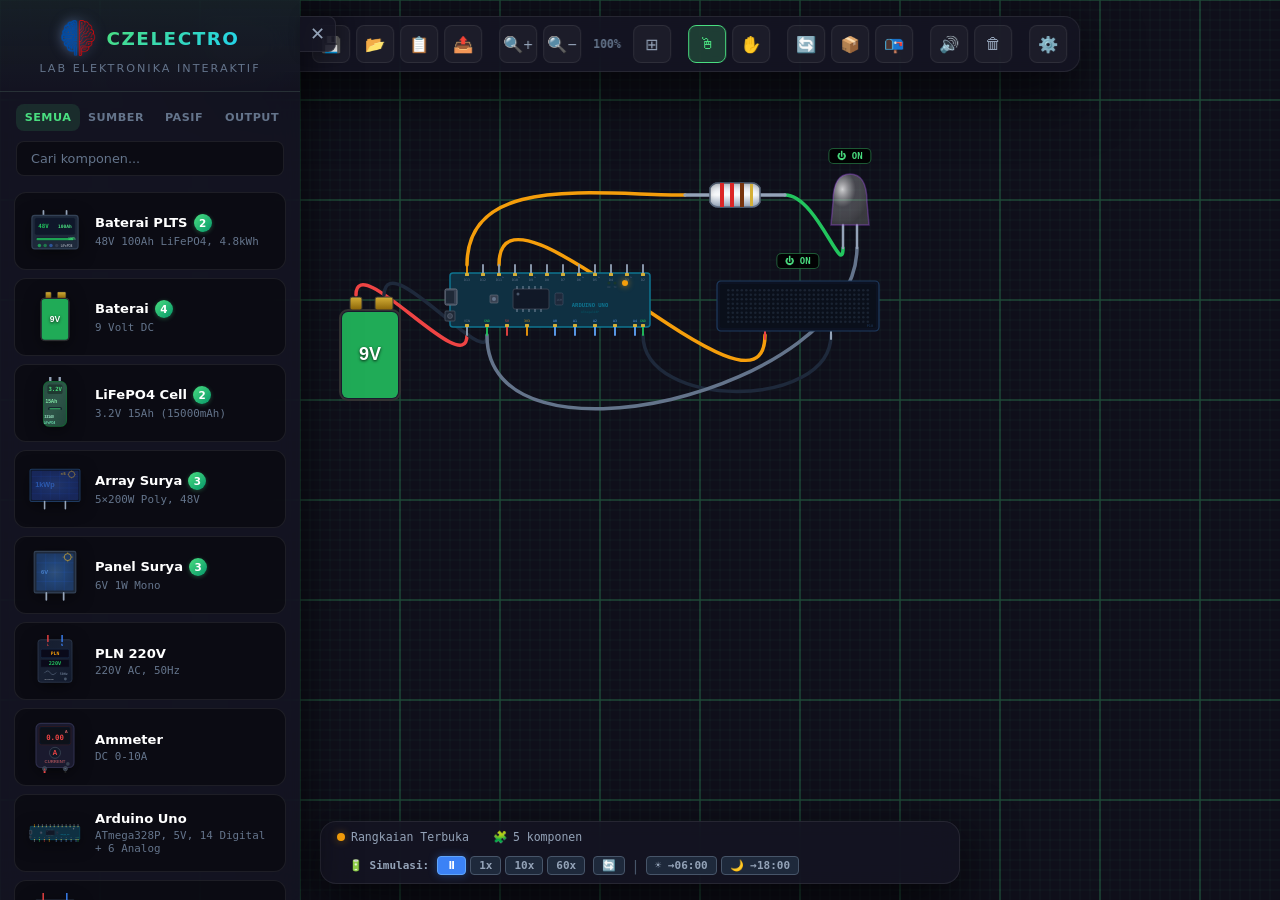
<file: index.html>
<!DOCTYPE html>
<html lang="id">

<head>
    <meta charset="UTF-8">
    <link rel="shortcut icon" href="icon/icon-192x192.png" type="image/png">
    <meta name="viewport" content="width=device-width, initial-scale=1.0">
    <meta name="description" data-i18n-meta="metaDescription"
        content="CZElectro - Simulasi Lab Elektronika interaktif dengan drag-drop komponen, kabel fleksibel, dan animasi realistis.">
    <title data-i18n="pageTitle">CZElectro — Lab Elektronika</title>
    <!-- PWA -->
    <link rel="manifest" href="manifest.webmanifest">
    <meta name="theme-color" content="#3b82f6">
    <meta name="mobile-web-app-capable" content="yes">
    <meta name="apple-mobile-web-app-status-bar-style" content="black-translucent">
    <meta name="apple-mobile-web-app-title" content="CZElectro">
    <link rel="apple-touch-icon" href="icon/icon-192x192.png">
    <link rel="stylesheet" href="css/variables.css">
    <link rel="stylesheet" href="css/layout.css">
    <link rel="stylesheet" href="css/components.css">
    <script>
        // Apply saved theme BEFORE first paint
        (function () {
            try { var s = JSON.parse(localStorage.getItem('czelectro_settings')) || {}; } catch(e) { var s = {}; }
            document.documentElement.setAttribute('data-theme', s.theme || 'dark');
        })();
    </script>
</head>

<body>
    <!-- Hidden SVG Defs -->
    <svg style="width:0;height:0;position:absolute">
        <defs>
            <linearGradient id="battBody" x1="0%" y1="0%" x2="100%" y2="0%">
                <stop offset="0%" stop-color="#111" />
                <stop offset="30%" stop-color="#444" />
                <stop offset="50%" stop-color="#222" />
                <stop offset="80%" stop-color="#555" />
                <stop offset="100%" stop-color="#111" />
            </linearGradient>
            <linearGradient id="battTop" x1="0%" y1="0%" x2="0%" y2="100%">
                <stop offset="0%" stop-color="#d4af37" />
                <stop offset="100%" stop-color="#8b6508" />
            </linearGradient>
            <linearGradient id="resBody" x1="0%" y1="0%" x2="0%" y2="100%">
                <stop offset="0%" stop-color="#e2e8f0" />
                <stop offset="50%" stop-color="#f8fafc" />
                <stop offset="100%" stop-color="#94a3b8" />
            </linearGradient>
            <radialGradient id="ledGlass" cx="30%" cy="30%" r="70%">
                <stop offset="0%" stop-color="rgba(255,255,255,0.8)" />
                <stop offset="50%" stop-color="rgba(200,200,200,0.3)" />
                <stop offset="100%" stop-color="rgba(100,100,100,0.5)" />
            </radialGradient>
            <radialGradient id="ledGlowGrad" cx="50%" cy="50%" r="50%">
                <stop offset="0%" stop-color="#fef08a" />
                <stop offset="50%" stop-color="#eab308" />
                <stop offset="100%" stop-color="#a16207" />
            </radialGradient>
            <radialGradient id="ledGlowRed" cx="50%" cy="50%" r="50%">
                <stop offset="0%" stop-color="#fca5a5" />
                <stop offset="50%" stop-color="#ef4444" />
                <stop offset="100%" stop-color="#991b1b" />
            </radialGradient>
            <radialGradient id="ledGlowGreen" cx="50%" cy="50%" r="50%">
                <stop offset="0%" stop-color="#86efac" />
                <stop offset="50%" stop-color="#22c55e" />
                <stop offset="100%" stop-color="#166534" />
            </radialGradient>
            <radialGradient id="ledGlowBlue" cx="50%" cy="50%" r="50%">
                <stop offset="0%" stop-color="#93c5fd" />
                <stop offset="50%" stop-color="#3b82f6" />
                <stop offset="100%" stop-color="#1e3a8a" />
            </radialGradient>
            <radialGradient id="ledGlowWhite" cx="50%" cy="50%" r="50%">
                <stop offset="0%" stop-color="#ffffff" />
                <stop offset="50%" stop-color="#e5e7eb" />
                <stop offset="100%" stop-color="#6b7280" />
            </radialGradient>
            <radialGradient id="ledGlowRGB" cx="50%" cy="50%" r="50%">
                <stop offset="0%" stop-color="#e9d5ff" />
                <stop offset="50%" stop-color="#a855f7" />
                <stop offset="100%" stop-color="#6b21a8" />
            </radialGradient>
            <radialGradient id="bulbGlowGrad" cx="50%" cy="40%" r="50%">
                <stop offset="0%" stop-color="#fffbeb" />
                <stop offset="40%" stop-color="#fde68a" />
                <stop offset="100%" stop-color="#d97706" />
            </radialGradient>
            <linearGradient id="motorBody" x1="0%" y1="0%" x2="100%" y2="100%">
                <stop offset="0%" stop-color="#374151" />
                <stop offset="50%" stop-color="#4b5563" />
                <stop offset="100%" stop-color="#1f2937" />
            </linearGradient>
            <filter id="innerShadow">
                <feOffset dx="0" dy="3" />
                <feGaussianBlur stdDeviation="3" result="offset-blur" />
                <feComposite operator="out" in="SourceGraphic" in2="offset-blur" result="inverse" />
                <feFlood flood-color="black" flood-opacity="0.6" result="color" />
                <feComposite operator="in" in="color" in2="inverse" result="shadow" />
                <feComposite operator="over" in="shadow" in2="SourceGraphic" />
            </filter>
            <filter id="glow">
                <feGaussianBlur stdDeviation="4" result="coloredBlur" />
                <feMerge>
                    <feMergeNode in="coloredBlur" />
                    <feMergeNode in="SourceGraphic" />
                </feMerge>
            </filter>
        </defs>
    </svg>

    <!-- Sidebar -->
    <aside id="sidebar">
        <div id="sidebar-header">
            <div class="logo-row">
                <img class="logo-icon" src="icon/icon-192x192.png" alt="CZElectro Logo">
                <div class="title">CZElectro</div>
            </div>
            <div class="subtitle" data-i18n="appSubtitle">Lab Elektronika Interaktif</div>
        </div>
        <div class="category-tabs">
            <button class="cat-tab active" data-cat="all" data-i18n="catAll">Semua</button>
            <button class="cat-tab" data-cat="source" data-i18n="catSource">Sumber</button>
            <button class="cat-tab" data-cat="passive" data-i18n="catPassive">Pasif</button>
            <button class="cat-tab" data-cat="output" data-i18n="catOutput">Output</button>
        </div>
        <div class="sidebar-search">
            <input type="text" id="comp-search" data-i18n="searchPlaceholder" placeholder="🔍 Cari komponen..."
                autocomplete="off" spellcheck="false">
        </div>
        <div id="component-list">
            <script>
                // Pre-render sidebar cache: show component list instantly
                (function() {
                    try {
                        var html = localStorage.getItem('czelectro_sidebar_cache');
                        if (html) {
                            var el = document.currentScript.parentNode;
                            el.innerHTML = html;
                            el.style.pointerEvents = 'none';
                            el.dataset.cached = '1';
                        }
                    } catch(e) {}
                })();
            </script>
        </div>
    </aside>

    <!-- Sidebar Toggle -->
    <button id="sidebar-toggle" class="sidebar-toggle" title="Toggle Sidebar (Tab)">✕</button>
    <script>
        // Sidebar toggle button text — layout CSS already handled by preload
        (function () {
            var tb = document.getElementById('sidebar-toggle');
            try { var st = JSON.parse(localStorage.getItem('czelectro_settings')) || {}; } catch(e) { var st = {}; }
            if (window.innerWidth > 768 && st.sidebar === 'collapsed') {
                tb.textContent = '☰';
                document.getElementById('sidebar').classList.add('no-transition', 'collapsed');
            } else if (window.innerWidth <= 768) {
                tb.textContent = '☰';
            }
        })();
    </script>

    <!-- Main Workspace -->
    <main id="workspace-container">
        <!-- Toolbar -->
        <div id="toolbar">
            <div class="tb-scroll">
                <!-- File Group -->
                <button class="tb-btn" id="btn-undo" data-i18n-title="tipUndo" title="Urungkan (Ctrl+Z)"
                    disabled>↩</button>
                <button class="tb-btn" id="btn-redo" data-i18n-title="tipRedo" title="Ulangi (Ctrl+Y)"
                    disabled>↪</button>
                <div class="tb-sep"></div>
                <button class="tb-btn" id="btn-save" data-i18n-title="tipSave" title="Simpan File (Ctrl+S)">💾</button>
                <button class="tb-btn" id="btn-open" data-i18n-title="tipOpen" title="Buka File (Ctrl+O)">📂</button>
                <input type="file" id="file-input" accept=".cze,.json" style="display:none">
                <button class="tb-btn" id="btn-import-json" title="Import JSON">📋</button>
                <button class="tb-btn" id="btn-export-json" title="Export JSON">📤</button>
                <div class="tb-sep"></div>
                <!-- View Group -->
                <button class="tb-btn" id="btn-zoom-in" data-i18n-title="tipZoomIn" title="Perbesar">🔍+</button>
                <button class="tb-btn" id="btn-zoom-out" data-i18n-title="tipZoomOut" title="Perkecil">🔍−</button>
                <span class="tb-label" id="zoom-label">100%</span>
                <button class="tb-btn" id="btn-fit" data-i18n-title="tipFit" title="Sesuaikan Tampilan">⊞</button>
                <div class="tb-sep"></div>
                <!-- Mode Group -->
                <button class="tb-btn active" id="btn-mode-select" data-i18n-title="tipSelect"
                    title="Mode Seleksi (V)">🖱</button>
                <button class="tb-btn" id="btn-mode-pan" data-i18n-title="tipPan" title="Mode Geser (H)">✋</button>
                <div class="tb-sep"></div>
                <!-- Component Tools -->
                <button class="tb-btn" id="btn-rotate" data-i18n-title="tipRotate" title="Putar 90° (R)">🔄</button>
                <button class="tb-btn" id="btn-group" data-i18n-title="tipGroup"
                    title="Kelompokkan (Ctrl+G)">📦</button>
                <button class="tb-btn" id="btn-ungroup" data-i18n-title="tipUngroup"
                    title="Lepas Kelompok (Ctrl+Shift+G)">📭</button>
                <div class="tb-sep"></div>
                <!-- Audio & Clear -->
                <button class="tb-btn" id="btn-mute" data-i18n-title="tipMute" title="Suara Aktif/Mati (M)">🔊</button>
                <button class="tb-btn" id="btn-clear" data-i18n-title="tipClear" title="Hapus Semua">🗑</button>
            </div>
            <!-- Settings: fixed position, never scrolls -->
            <div class="tb-sep tb-sep-settings"></div>
            <div class="settings-anchor">
                <button class="tb-btn tb-btn-settings" id="btn-settings" data-i18n-title="tipSettings"
                    title="Pengaturan">⚙️</button>
                <!-- Settings Panel -->
                <div id="settings-panel" class="settings-panel hidden">
                    <div class="settings-header" data-i18n="settingsTitle">⚙️ Pengaturan</div>
                    <div class="settings-group">
                        <div class="settings-group-title" data-i18n="settingsAppearance">🎨 Tampilan</div>
                        <div class="settings-row">
                            <span class="settings-label" data-i18n="settingsTheme">Tema</span>
                            <div class="settings-theme-toggle" id="theme-toggle">
                                <button class="theme-opt active" data-theme="dark" title="Dark">🌙</button>
                                <button class="theme-opt" data-theme="light" title="Light">☀️</button>
                            </div>
                        </div>
                        <div class="settings-row">
                            <span class="settings-label" data-i18n="settingsGrid">Grid</span>
                            <label class="settings-switch">
                                <input type="checkbox" id="settings-grid" checked>
                                <span class="settings-slider"></span>
                            </label>
                        </div>
                    </div>
                    <div class="settings-group">
                        <div class="settings-group-title" data-i18n="settingsLang">🌐 Bahasa</div>
                        <div class="settings-row">
                            <span class="settings-label" data-i18n="settingsLangLabel">Bahasa</span>
                            <div class="settings-theme-toggle" id="lang-toggle">
                                <button class="lang-opt active" data-lang="id" title="Bahasa Indonesia">🇮🇩 ID</button>
                                <button class="lang-opt" data-lang="en" title="English">🇬🇧 EN</button>
                            </div>
                        </div>
                    </div>
                </div>
            </div>
        </div>

        <!-- Canvas layers -->
        <canvas id="grid-canvas"></canvas>
        <script>
            // Pre-draw grid canvas immediately — prevents grid FOUC
            (function() {
                try {
                    var st = JSON.parse(localStorage.getItem('czelectro_settings')) || {};
                    if (st.grid === 'false' || st.grid === false) return;
                    var cv = document.getElementById('grid-canvas');
                    var p = cv.parentElement;
                    cv.width = p.clientWidth || window.innerWidth;
                    cv.height = p.clientHeight || window.innerHeight;
                    var ctx = cv.getContext('2d');
                    var raw = localStorage.getItem('czelectro_state');
                    var zoom = 1, panX = 0, panY = 0;
                    if (raw) { var s = JSON.parse(raw); zoom = s.zoom || 1; panX = s.panX || 0; panY = s.panY || 0; }
                    var step = 10 * zoom;
                    var offX = ((panX % step) + step) % step;
                    var offY = ((panY % step) + step) % step;
                    var cs = getComputedStyle(document.documentElement);
                    var minor = cs.getPropertyValue('--grid-minor').trim() || 'rgba(74,222,128,0.12)';
                    ctx.strokeStyle = minor; ctx.lineWidth = 0.5; ctx.beginPath();
                    for (var x = offX; x < cv.width; x += step) { ctx.moveTo(x, 0); ctx.lineTo(x, cv.height); }
                    for (var y = offY; y < cv.height; y += step) { ctx.moveTo(0, y); ctx.lineTo(cv.width, y); }
                    ctx.stroke();
                    var major = step * 10;
                    var mOffX = ((panX % major) + major) % major;
                    var mOffY = ((panY % major) + major) % major;
                    var majorC = cs.getPropertyValue('--grid-major').trim() || 'rgba(74,222,128,0.25)';
                    ctx.strokeStyle = majorC; ctx.lineWidth = 1.5; ctx.beginPath();
                    for (var x2 = mOffX; x2 < cv.width; x2 += major) { ctx.moveTo(x2, 0); ctx.lineTo(x2, cv.height); }
                    for (var y2 = mOffY; y2 < cv.height; y2 += major) { ctx.moveTo(0, y2); ctx.lineTo(cv.width, y2); }
                    ctx.stroke();
                } catch(e) {}
            })();
        </script>
        <div id="workspace">
            <svg id="wire-layer" width="5000" height="5000">
                <g id="wires-group"></g>
                <path id="temp-wire" d="" fill="none" stroke="#60a5fa" stroke-width="3" stroke-dasharray="8 4"
                    style="display:none;pointer-events:none" />
            </svg>
            <script>
                // Pre-render visual cache: show components + wires instantly before module load
                (function() {
                    try {
                        // Inject cached wire SVG into wires-group
                        var wireHtml = localStorage.getItem('czelectro_wire_cache');
                        if (wireHtml) {
                            var wg = document.getElementById('wires-group');
                            if (wg) wg.innerHTML = wireHtml;
                        }
                        // Inject cached component HTML
                        var html = localStorage.getItem('czelectro_vcache');
                        if (html) {
                            var wrap = document.createElement('div');
                            wrap.id = 'preload-cache';
                            wrap.style.pointerEvents = 'none';
                            wrap.innerHTML = html;
                            document.currentScript.parentNode.appendChild(wrap);
                        }
                        // Apply saved zoom/pan transform immediately (state is always up-to-date)
                        var raw = localStorage.getItem('czelectro_state');
                        if (raw) {
                            var s = JSON.parse(raw);
                            var ws = document.currentScript.parentNode;
                            ws.style.transform = 'translate(' + (s.panX||0) + 'px,' + (s.panY||0) + 'px) scale(' + (s.zoom||1) + ')';
                        }
                    } catch(e) {}
                })();
            </script>
        </div>

        <!-- Status Bar -->
        <div id="status-bar">
            <div class="status-item">
                <span class="status-dot" id="circuit-dot"></span>
                <span id="circuit-status" data-i18n="statusNoCircuit">Belum Ada Rangkaian</span>
            </div>
            <div id="circuit-loops"></div>
            <div class="status-item">
                <span>🧩</span>
                <span id="comp-count">0 komponen</span>
            </div>
            <div class="sim-controls">
                <span class="sim-label" data-i18n="simLabel">🔋 Simulasi:</span>
                <button class="sim-btn active" data-speed="0"
                    onclick="document.dispatchEvent(new CustomEvent('sim-speed',{detail:0}))">⏸</button>
                <button class="sim-btn" data-speed="1"
                    onclick="document.dispatchEvent(new CustomEvent('sim-speed',{detail:1}))">1x</button>
                <button class="sim-btn" data-speed="10"
                    onclick="document.dispatchEvent(new CustomEvent('sim-speed',{detail:10}))">10x</button>
                <button class="sim-btn" data-speed="60"
                    onclick="document.dispatchEvent(new CustomEvent('sim-speed',{detail:60}))">60x</button>
                <button class="sim-btn sim-reset"
                    onclick="document.dispatchEvent(new CustomEvent('sim-reset'))">🔄</button>
                <span class="sim-divider">|</span>
                <button class="sim-btn sim-day"
                    onclick="document.dispatchEvent(new CustomEvent('sim-jump',{detail:'day'}))">☀️ →06:00</button>
                <button class="sim-btn sim-night"
                    onclick="document.dispatchEvent(new CustomEvent('sim-jump',{detail:'night'}))">🌙 →18:00</button>
            </div>
            <div id="sim-panel" class="sim-panel"></div>
        </div>
    </main>

    <!-- Tooltip -->
    <div class="tooltip" id="tooltip"></div>

    <script src="js/electrical-laws.js"></script>
    <!-- ── Modular Component System ── -->
    <script src="js/core/registry.js"></script>
    <script src="js/components/manifest.js"></script>
    <!-- Core modules: state → i18n → audio → grid → wire → effects → solver → evaluate → battery → ui → events -->
    <script src="js/state.js?v=6"></script>
    <script src="js/i18n.js"></script>
    <script src="js/audio.js"></script>
    <script src="js/grid.js"></script>
    <script src="js/wire.js"></script>
    <script src="js/effects.js"></script>
    <script src="js/mna-solver.js?v=3"></script>

    <script src="js/mna-evaluate.js?v=4"></script>
    <script src="js/battery-sim.js"></script>
    <script src="js/components-ui.js"></script>
    <script src="js/ui.js"></script>
    <script src="js/events.js?v=7"></script>
    <script src="js/arduino-ide.js?v=2"></script>
    <script src="js/greeting.js"></script>
    <!-- Component Loader: loads all component modules via import(), then calls CZ.init() -->
    <script type="module" src="js/components-loader.js"></script>

    <!-- Import JSON Modal -->
    <div id="import-modal" class="import-modal-overlay hidden">
        <div class="import-modal">
            <div class="import-modal-header" data-i18n="importTitle">📋 Impor Rangkaian JSON</div>
            <textarea id="import-json-input" class="import-json-textarea" data-i18n="importPlaceholder" placeholder="Tempel JSON rangkaian di sini..." spellcheck="false"></textarea>
            <div class="import-modal-actions">
                <button id="import-json-cancel" class="import-btn import-btn-cancel" data-i18n="importCancel">Batal</button>
                <button id="import-json-merge" class="import-btn import-btn-merge" data-i18n-title="importMergeTitle" title="Tambahkan ke rangkaian yang ada" data-i18n="importMerge">➕ Tambahkan</button>
                <button id="import-json-confirm" class="import-btn import-btn-confirm" data-i18n-title="importReplaceTitle" title="Ganti seluruh rangkaian" data-i18n="importReplace">🔄 Ganti Semua</button>
            </div>
        </div>
    </div>

    <!-- Service Worker Registration -->
    <script>
        if ('serviceWorker' in navigator) {
            window.addEventListener('load', function () {
                navigator.serviceWorker.register('./sw.js').then(function (reg) {
                    console.log('[SW] Registered, scope:', reg.scope);
                    // Check for updates periodically
                    setInterval(function () { reg.update(); }, 60 * 60 * 1000);
                }).catch(function (err) {
                    console.warn('[SW] Registration failed:', err);
                });
            });
        }
    </script>
</body>

</html>
</file>
<file: css/variables.css>
/* ═══════════════════════════════════════════════════
   CZElectro — Design Tokens & Base Reset
   Variables, colors, typography, and global resets
   ═══════════════════════════════════════════════════ */

/* System fonts only — no external loading */

/* ── Reset ── */
*, *::before, *::after {
    box-sizing: border-box;
    margin: 0;
    padding: 0;
}

/* ── Dark Theme (Default) ── */
:root {
    --bg-primary: #0f0f1a;
    --bg-secondary: rgba(20, 20, 35, 0.85);
    --bg-card: rgba(0, 0, 0, 0.4);
    --bg-workspace: #0f0f1a;
    --border-subtle: rgba(255, 255, 255, 0.08);
    --border-hover: rgba(74, 222, 128, 0.4);
    --accent: #4ade80;
    --accent-glow: rgba(74, 222, 128, 0.3);
    --danger: #ef4444;
    --warning: #f59e0b;
    --info: #60a5fa;
    --text-primary: #e2e8f0;
    --text-secondary: #94a3b8;
    --text-muted: #64748b;
    --glass-blur: 18px;
    --radius-sm: 8px;
    --radius-md: 12px;
    --radius-lg: 16px;
    --shadow-heavy: 0 20px 60px rgba(0, 0, 0, 0.8);
    --transition-smooth: cubic-bezier(0.25, 0.8, 0.25, 1);
    --grid-minor: rgba(74, 222, 128, 0.12);
    --grid-major: rgba(74, 222, 128, 0.25);
    --ctx-bg: rgba(20, 20, 35, 0.95);
    --tooltip-bg: rgba(15, 15, 30, 0.95);
    --toast-bg: rgba(17, 24, 39, 0.95);
    --body-dots-1: rgba(74, 222, 128, 0.03);
    --body-dots-2: rgba(96, 165, 250, 0.02);
    --sidebar-header-gradient: rgba(74, 222, 128, 0.06);
    --wire-handle-fill: rgba(148, 163, 184, 0.5);
    --wire-handle-stroke: rgba(255, 255, 255, 0.25);
    --selection-bg: rgba(74, 222, 128, 0.06);
}

/* ── Light Theme ── */
[data-theme="light"] {
    --bg-primary: #f1f5f9;
    --bg-secondary: rgba(255, 255, 255, 0.92);
    --bg-card: rgba(255, 255, 255, 0.7);
    --bg-workspace: #f1f5f9;
    --border-subtle: rgba(0, 0, 0, 0.1);
    --border-hover: rgba(22, 163, 74, 0.4);
    --accent: #16a34a;
    --accent-glow: rgba(22, 163, 74, 0.2);
    --danger: #dc2626;
    --warning: #d97706;
    --info: #2563eb;
    --text-primary: #1e293b;
    --text-secondary: #475569;
    --text-muted: #94a3b8;
    --glass-blur: 12px;
    --shadow-heavy: 0 10px 40px rgba(0, 0, 0, 0.12);
    --grid-minor: rgba(0, 80, 60, 0.12);
    --grid-major: rgba(0, 100, 60, 0.25);
    --ctx-bg: rgba(255, 255, 255, 0.97);
    --tooltip-bg: rgba(255, 255, 255, 0.97);
    --toast-bg: rgba(255, 255, 255, 0.97);
    --body-dots-1: rgba(22, 163, 74, 0.04);
    --body-dots-2: rgba(37, 99, 235, 0.03);
    --sidebar-header-gradient: rgba(22, 163, 74, 0.06);
    --wire-handle-fill: rgba(71, 85, 105, 0.5);
    --wire-handle-stroke: rgba(0, 0, 0, 0.2);
    --selection-bg: rgba(22, 163, 74, 0.08);
}

body {
    font-family: -apple-system, BlinkMacSystemFont, 'Segoe UI', system-ui, sans-serif;
    background-color: var(--bg-primary);
    background-image:
        radial-gradient(var(--body-dots-1) 1px, transparent 1px),
        radial-gradient(var(--body-dots-2) 1px, transparent 1px);
    background-size: 20px 20px, 30px 30px;
    background-position: 0 0, 15px 15px;
    color: var(--text-primary);
    display: flex;
    height: 100vh;
    overflow: hidden;
    user-select: none;
}

/* Light theme overrides for hardcoded colors */
[data-theme="light"] .item-name {
    color: #1e293b;
}

[data-theme="light"] .sidebar-item::before {
    background: linear-gradient(135deg, rgba(22, 163, 74, 0.08), transparent);
}

[data-theme="light"] .copy-toast {
    background: var(--toast-bg);
    color: var(--accent);
    border-color: rgba(22, 163, 74, 0.3);
    box-shadow: 0 4px 20px rgba(0, 0, 0, 0.1);
}

[data-theme="light"] .ctx-menu {
    background: var(--ctx-bg);
    box-shadow: 0 8px 30px rgba(0, 0, 0, 0.15);
}

[data-theme="light"] .tooltip {
    background: var(--tooltip-bg);
    box-shadow: 0 8px 30px rgba(0, 0, 0, 0.1);
}

[data-theme="light"] .burn-notice {
    box-shadow: 0 4px 15px rgba(220, 38, 38, 0.3);
}

[data-theme="light"] .comp-badge {
    background: rgba(255, 255, 255, 0.85);
    color: var(--text-secondary);
}


[data-theme="light"] .power-badge {
    background: rgba(255, 255, 255, 0.85);
    color: #0891b2;
    border-color: rgba(8, 145, 178, 0.2);
}

[data-theme="light"] .battery-bar {
    background: #e2e8f0;
    border-color: #94a3b8;
}

[data-theme="light"] .battery-pct {
    color: #1e293b;
    text-shadow: 0 1px 2px rgba(255, 255, 255, 0.8);
}

[data-theme="light"] .scc-status {
    background: rgba(255, 255, 255, 0.9);
}

[data-theme="light"] .no-ac-badge {
    background: rgba(255, 255, 255, 0.9);
}

[data-theme="light"] .vm-badge {
    background: rgba(255, 255, 255, 0.9);
    color: #15803d;
    border-color: rgba(22, 163, 74, 0.3);
    text-shadow: none;
}

[data-theme="light"] .group-label-badge {
    color: #7c3aed;
    background: rgba(139, 92, 246, 0.1);
    text-shadow: none;
    border: 1px solid rgba(139, 92, 246, 0.2);
}

[data-theme="light"] .group-label-badge.group-selected {
    background: rgba(139, 92, 246, 0.15);
    border-color: rgba(139, 92, 246, 0.4);
    box-shadow: 0 2px 12px rgba(139, 92, 246, 0.15);
}

[data-theme="light"] .group-label-input {
    color: #6d28d9;
    caret-color: #7c3aed;
}

[data-theme="light"] .group-label-input::placeholder {
    color: rgba(109, 40, 217, 0.35);
}

[data-theme="light"] .motor-dir-badge {
    background: rgba(255, 255, 255, 0.9);
    color: #7c3aed;
    border-color: rgba(139, 92, 246, 0.2);
}

[data-theme="light"] .motor-dir-badge.reversed {
    color: #ea580c;
    border-color: rgba(234, 88, 12, 0.2);
}

/* ── Arduino IDE Light Theme ── */
[data-theme="light"] .ard-ide-container {
    background: #ffffff; border-color: #d1d5db;
    box-shadow: 0 20px 60px rgba(0,0,0,0.15), 0 0 40px rgba(22,163,74,0.08);
}
[data-theme="light"] .ard-ide-header {
    background: #f8fafc; border-color: #e2e8f0;
}
[data-theme="light"] .ard-ide-title { color: #1e293b; }
[data-theme="light"] .ard-ide-comp-id {
    color: #64748b; background: #e2e8f0;
}
[data-theme="light"] .ard-flash-badge {
    color: #16a34a; background: rgba(22,163,74,0.08);
    border-color: rgba(22,163,74,0.25);
}
[data-theme="light"] .ard-toolbar-sep { background: #e2e8f0; }
[data-theme="light"] .ard-ide-status-inline { color: #64748b; }
[data-theme="light"] .ard-preset-select {
    color: #1e293b; background: #f1f5f9; border-color: #d1d5db;
}
[data-theme="light"] .ard-preset-select:hover { border-color: #16a34a; }
[data-theme="light"] .ard-btn-close {
    color: #64748b; border-color: #d1d5db;
}
[data-theme="light"] .ard-btn-close:hover {
    color: #dc2626; border-color: #dc2626;
}
[data-theme="light"] .ard-btn-erase {
    background: #f1f5f9; color: #64748b; border-color: #d1d5db;
}
[data-theme="light"] .ard-btn-erase:hover {
    background: #dc2626; color: #fff; border-color: #dc2626;
}
[data-theme="light"] .ard-ide-editor-pane { border-color: #e2e8f0; }
[data-theme="light"] .ard-ide-pane-header {
    color: #475569; background: #f8fafc; border-color: #e2e8f0;
}
[data-theme="light"] .ard-btn-mini {
    color: #475569; background: #f1f5f9; border-color: #d1d5db;
}
[data-theme="light"] .ard-btn-mini:hover {
    color: #1e293b; border-color: #16a34a;
}
[data-theme="light"] .ard-code-editor {
    background: #fafbfc; color: #24292f;
}
[data-theme="light"] .ard-code-editor::selection { background: #b6d7ff; }
[data-theme="light"] .ard-serial-output {
    background: #f8f9fa; color: #15803d;
}
[data-theme="light"] .ard-ide-status {
    background: #f8fafc; border-color: #e2e8f0; color: #64748b;
}
[data-theme="light"] .ard-status-dot { background: #94a3b8; }
[data-theme="light"] .ard-status-dot.running {
    background: #16a34a; box-shadow: 0 0 6px rgba(22,163,74,0.4);
}
[data-theme="light"] .ard-ide-container ::-webkit-scrollbar-track { background: #fafbfc; }
[data-theme="light"] .ard-ide-container ::-webkit-scrollbar-thumb {
    background: #d1d5db; border-color: #fafbfc;
}
[data-theme="light"] .ard-ide-container ::-webkit-scrollbar-thumb:hover { background: #94a3b8; }
[data-theme="light"] .ard-serial-output::-webkit-scrollbar-track { background: #f8f9fa; }
[data-theme="light"] .ard-serial-output::-webkit-scrollbar-thumb { border-color: #f8f9fa; }
[data-theme="light"] .ard-ide-backdrop { background: rgba(0,0,0,0.3); }
</file>
<file: css/layout.css>
/* ═══════════════════════════════════════════════════
   CZElectro — Layout Styles
   Sidebar, workspace, toolbar, status bar, grid,
   wire layer, context menu, tooltip, instructions
   ═══════════════════════════════════════════════════ */

/* ── Sidebar ── */
#sidebar {
    position: fixed;
    top: 0;
    left: 0;
    height: 100vh;
    width: 300px;
    min-width: 300px;
    background: var(--bg-secondary);
    backdrop-filter: blur(var(--glass-blur));
    -webkit-backdrop-filter: blur(var(--glass-blur));
    /* border-right: 1px solid var(--border-subtle); */
    display: flex;
    flex-direction: column;
    z-index: 50;
    box-shadow: 5px 0 40px rgba(0, 0, 0, 0.6);
}

#sidebar-header {
    padding: 20px 20px 16px;
    border-bottom: 1px solid var(--border-subtle);
    text-align: center;
    background: linear-gradient(180deg, var(--sidebar-header-gradient) 0%, transparent 100%);
}

.logo-row {
    display: flex;
    align-items: center;
    justify-content: center;
    gap: 10px;
    margin-bottom: 6px;
}

.logo-icon {
    width: 36px;
    height: 36px;
    object-fit: contain;
    filter: brightness(1.4) drop-shadow(0 0 6px rgba(150, 180, 255, 0.5));
    flex-shrink: 0;
    transition: filter 0.3s;
}

[data-theme="light"] .logo-icon {
    filter: drop-shadow(0 2px 6px rgba(0, 0, 0, 0.15));
}

.title {
    font-size: 1.15rem;
    font-weight: 800;
    background: linear-gradient(135deg, var(--accent), #22d3ee);
    -webkit-background-clip: text;
    -webkit-text-fill-color: transparent;
    background-clip: text;
    letter-spacing: 1.5px;
    text-transform: uppercase;
}

.subtitle {
    font-size: 0.7rem;
    color: var(--text-muted);
    letter-spacing: 2px;
    text-transform: uppercase;
}

/* Category tabs */
.category-tabs {
    display: flex;
    gap: 4px;
    padding: 12px 16px 0;
}

.cat-tab {
    flex: 1;
    padding: 7px 0;
    border: none;
    background: transparent;
    color: var(--text-muted);
    font-family: -apple-system, BlinkMacSystemFont, 'Segoe UI', system-ui, sans-serif;
    font-size: 0.7rem;
    font-weight: 600;
    cursor: pointer;
    border-radius: var(--radius-sm);
    transition: all 0.25s var(--transition-smooth);
    text-transform: uppercase;
    letter-spacing: 0.5px;
}

.cat-tab:hover {
    background: rgba(255, 255, 255, 0.05);
    color: var(--text-secondary);
}

.cat-tab.active {
    background: rgba(74, 222, 128, 0.12);
    color: var(--accent);
}

/* Sidebar search */
.sidebar-search {
    padding: 10px 16px 4px;
}

.sidebar-search input {
    width: 100%;
    padding: 9px 14px;
    border: 1px solid var(--border-subtle);
    border-radius: var(--radius-sm);
    background: var(--bg-card);
    color: var(--text-primary);
    font-size: 0.8rem;
    font-family: -apple-system, BlinkMacSystemFont, 'Segoe UI', system-ui, sans-serif;
    outline: none;
    transition: border-color 0.2s, box-shadow 0.2s;
}

.sidebar-search input::placeholder {
    color: var(--text-muted);
}

.sidebar-search input:focus {
    border-color: var(--accent);
    box-shadow: 0 0 0 3px var(--accent-glow);
}

/* Empty search result */
.sidebar-empty {
    padding: 24px 16px;
    text-align: center;
    color: var(--text-muted);
    font-size: 0.8rem;
    font-style: italic;
}

/* Component list */
#component-list {
    flex: 1;
    overflow-y: auto;
    padding: 12px 14px;
    display: flex;
    flex-direction: column;
    gap: 8px;
}

#component-list::-webkit-scrollbar {
    width: 5px;
}

#component-list::-webkit-scrollbar-track {
    background: transparent;
}

#component-list::-webkit-scrollbar-thumb {
    background: rgba(255, 255, 255, 0.15);
    border-radius: 4px;
}

.sidebar-item {
    background: var(--bg-card);
    border: 1px solid var(--border-subtle);
    border-radius: var(--radius-md);
    padding: 12px 14px;
    display: flex;
    align-items: center;
    gap: 14px;
    cursor: grab;
    transition: all 0.3s var(--transition-smooth);
    position: relative;
    overflow: hidden;
    flex-shrink: 0;
}

.sidebar-item::before {
    content: '';
    position: absolute;
    inset: 0;
    background: linear-gradient(135deg, var(--accent-glow), transparent);
    opacity: 0;
    transition: opacity 0.3s;
}

.sidebar-item:hover {
    border-color: var(--border-hover);
    transform: translateX(4px);
    box-shadow: 0 4px 20px rgba(74, 222, 128, 0.1);
}

.sidebar-item:hover::before {
    opacity: 1;
}

.sidebar-item:active {
    cursor: grabbing;
    transform: scale(0.97);
}

.item-icon {
    width: 52px;
    height: 52px;
    flex-shrink: 0;
    filter: drop-shadow(0 4px 8px rgba(0, 0, 0, 0.5));
    position: relative;
    z-index: 1;
}

.item-details {
    display: flex;
    flex-direction: column;
    gap: 3px;
    position: relative;
    z-index: 1;
}

.item-name {
    font-size: 0.82rem;
    font-weight: 700;
    color: #fff;
}

.item-spec {
    font-size: 0.68rem;
    color: var(--text-muted);
    font-family: 'Cascadia Code', 'Consolas', 'SF Mono', 'Menlo', monospace;
}

/* ── Workspace ── */
#workspace-container {
    width: 100%;
    height: 100%;
    position: relative;
    overflow: hidden;
    background-color: var(--bg-workspace);
}

#workspace {
    width: 5000px;
    height: 5000px;
    position: absolute;
    top: 0;
    left: 0;
    transform-origin: 0 0;
}

/* Pre-render cache: static visual placeholder before JS hydration */
#preload-cache {
    pointer-events: none;
}
#preload-cache .terminal {
    display: none;
}
#preload-cache .power-on-off-badge,
#preload-cache .broken-badge {
    pointer-events: none;
}

/* Grid overlay */
#grid-canvas {
    position: absolute;
    top: 0;
    left: 0;
    width: 100%;
    height: 100%;
    pointer-events: none;
    z-index: 0;
    opacity: 1;
}

/* Wire SVG layer — lives inside #workspace so coordinates match component positions */
#wire-layer {
    position: absolute;
    top: 0;
    left: 0;
    z-index: 5;
    pointer-events: none;
    overflow: visible;
}

.wire-hit-area {
    pointer-events: stroke;
    cursor: grab;
    stroke: transparent;
    fill: none;
    stroke-width: 18;
}

.wire-hit-area:active {
    cursor: grabbing;
}

/* Draggable control-point handles — hidden by default, revealed on hover */
.wire-handle {
    pointer-events: all;
    cursor: grab;
    fill: rgba(148, 163, 184, 0);
    stroke: rgba(255, 255, 255, 0);
    stroke-width: 1.5;
    transition: fill 0.25s ease, stroke 0.25s ease, r 0.15s ease, opacity 0.25s ease;
    opacity: 0;
}

/* Show handles when hovering the wire group */
.wire-group:hover .wire-handle {
    fill: var(--wire-handle-fill);
    stroke: var(--wire-handle-stroke);
    opacity: 1;
}

/* Individual handle hover — glow accent */
.wire-handle:hover {
    fill: var(--accent);
    stroke: #fff;
    opacity: 1;
    r: 7;
    filter: drop-shadow(0 0 6px rgba(74, 222, 128, 0.6));
}

/* Grabbing state */
.wire-handle:active {
    cursor: grabbing;
    fill: #4ade80;
    stroke: #fff;
    r: 6;
    filter: drop-shadow(0 0 10px rgba(74, 222, 128, 0.8));
}

.real-wire {
    pointer-events: none;
    fill: none;
    transition: stroke 0.3s, filter 0.3s;
}

/* Subtle highlight on wire hover — not aggressive red */
.wire-group:hover .real-wire {
    filter: drop-shadow(0 0 6px rgba(148, 163, 184, 0.5));
}

.wire-group:hover .wire-hit-area {
    stroke: rgba(148, 163, 184, 0.08);
}

/* Selected wire handles — always visible with accent glow */
.wire-handle.handle-selected {
    fill: #22d3ee;
    stroke: #fff;
    stroke-width: 2;
    opacity: 1;
    r: 6;
    filter: drop-shadow(0 0 8px rgba(34, 211, 238, 0.7));
}

.wire-handle.handle-selected:hover {
    fill: #67e8f9;
    r: 7;
    filter: drop-shadow(0 0 10px rgba(34, 211, 238, 0.9));
}

/* ── Touch devices: visual styling for large SVG touch targets ── */
/* Handle geometry (r attribute) is set in wire.js for reliable hit-testing. */
/* CSS only controls visual appearance — fill, opacity, stroke. */
@media (pointer: coarse) {
    .wire-handle {
        opacity: 1;
        fill: rgba(148, 163, 184, 0.12);
        stroke: rgba(255, 255, 255, 0.08);
        stroke-width: 1;
    }

    .wire-handle:active {
        fill: rgba(74, 222, 128, 0.4);
        stroke: rgba(255, 255, 255, 0.5);
        filter: drop-shadow(0 0 8px rgba(74, 222, 128, 0.6));
    }

    .wire-handle.handle-selected {
        fill: rgba(34, 211, 238, 0.25);
        stroke: rgba(255, 255, 255, 0.3);
        stroke-width: 1.5;
        filter: drop-shadow(0 0 6px rgba(34, 211, 238, 0.5));
    }

    .wire-hit-area {
        stroke-width: 24;
    }
}

/* Pan mode cursor */
#workspace-container.mode-pan {
    cursor: grab;
}

#workspace-container.mode-pan:active {
    cursor: grabbing;
}

/* ── Toolbar ── */
#toolbar {
    position: absolute;
    top: 16px;
    left: 50%;
    transform: translateX(-50%);
    display: flex;
    gap: 6px;
    padding: 8px 12px;
    background: var(--bg-secondary);
    backdrop-filter: blur(var(--glass-blur));
    -webkit-backdrop-filter: blur(var(--glass-blur));
    border: 1px solid var(--border-subtle);
    border-radius: var(--radius-lg);
    z-index: 30;
    box-shadow: var(--shadow-heavy);
    align-items: center;
    max-width: calc(100vw - 340px);
    overflow: visible;
    flex-wrap: nowrap;
    scrollbar-width: none;
}

#toolbar::-webkit-scrollbar {
    display: none;
}

.tb-btn {
    width: 38px;
    height: 38px;
    border: 1px solid var(--border-subtle);
    border-radius: var(--radius-sm);
    background: rgba(255, 255, 255, 0.04);
    color: var(--text-secondary);
    font-size: 16px;
    cursor: pointer;
    display: flex;
    align-items: center;
    justify-content: center;
    transition: all 0.2s;
    flex-shrink: 0;
}

.tb-btn:hover {
    background: rgba(74, 222, 128, 0.15);
    color: var(--accent);
    border-color: var(--border-hover);
}

.tb-btn.active {
    background: rgba(74, 222, 128, 0.2);
    color: var(--accent);
    border-color: var(--accent);
}

.tb-btn:disabled {
    opacity: 0.3;
    pointer-events: none;
    cursor: default;
}

.tb-sep {
    width: 1px;
    background: var(--border-subtle);
    margin: 4px 2px;
    flex-shrink: 0;
}

.tb-label {
    font-size: 0.72rem;
    color: var(--text-muted);
    display: flex;
    align-items: center;
    padding: 0 6px;
    font-family: 'Cascadia Code', 'Consolas', 'SF Mono', 'Menlo', monospace;
    font-weight: 600;
    flex-shrink: 0;
}

/* Desktop: scroll wrapper handles button overflow, toolbar stays overflow:visible */
.tb-scroll {
    display: flex;
    gap: 6px;
    align-items: center;
    overflow-x: auto;
    flex: 1;
    min-width: 0;
    scrollbar-width: none;
}

.tb-scroll::-webkit-scrollbar {
    display: none;
}

.tb-btn-settings {
    flex-shrink: 0;
}

/* Language toggle — reuses theme toggle pattern */
.lang-opt {
    padding: 6px 12px;
    border: none;
    background: transparent;
    color: var(--text-muted);
    font-size: 12px;
    cursor: pointer;
    transition: all 0.2s;
    line-height: 1;
    font-weight: 600;
}

.lang-opt:hover {
    background: rgba(128, 128, 128, 0.1);
    color: var(--text-primary);
}

.lang-opt.active {
    background: var(--accent);
    color: #fff;
    box-shadow: 0 2px 8px var(--accent-glow);
}

/* ── Status Bar (bottom) ── */
#status-bar {
    position: absolute;
    bottom: 16px;
    left: 50%;
    transform: translateX(-50%);
    display: flex;
    gap: 12px;
    padding: 8px 16px;
    background: var(--bg-secondary);
    backdrop-filter: blur(var(--glass-blur));
    border: 1px solid var(--border-subtle);
    border-radius: var(--radius-lg);
    z-index: 30;
    box-shadow: var(--shadow-heavy);
    font-size: 0.72rem;
    font-family: 'Cascadia Code', 'Consolas', 'SF Mono', 'Menlo', monospace;
    flex-wrap: wrap;
}

#circuit-loops {
    display: flex;
    gap: 8px;
    align-items: center;
}

#circuit-loops .status-item {
    background: rgba(74, 222, 128, 0.06);
    border: 1px solid rgba(74, 222, 128, 0.15);
    border-radius: 6px;
    padding: 2px 8px;
    font-size: 0.68rem;
}

.status-item {
    display: flex;
    align-items: center;
    gap: 6px;
    color: var(--text-secondary);
}

.status-dot {
    width: 8px;
    height: 8px;
    border-radius: 50%;
    background: var(--text-muted);
}

.status-dot.live {
    background: var(--accent);
    box-shadow: 0 0 8px var(--accent-glow);
}

.status-dot.warn {
    background: var(--warning);
    box-shadow: 0 0 8px rgba(245, 158, 11, 0.4);
}

.status-dot.danger {
    background: var(--danger);
    box-shadow: 0 0 8px rgba(239, 68, 68, 0.4);
}

/* ── Tooltip ── */
.tooltip {
    position: fixed;
    padding: 8px 14px;
    background: var(--tooltip-bg);
    border: 1px solid var(--border-subtle);
    border-radius: var(--radius-sm);
    color: var(--text-primary);
    font-size: 0.75rem;
    pointer-events: none;
    z-index: 200;
    backdrop-filter: blur(8px);
    box-shadow: 0 8px 30px rgba(0, 0, 0, 0.6);
    opacity: 0;
    transition: opacity 0.15s;
    white-space: nowrap;
}

.tooltip.visible {
    opacity: 1;
}

/* ── Context Menu ── */
.ctx-menu {
    position: fixed;
    min-width: 180px;
    background: var(--ctx-bg);
    backdrop-filter: blur(var(--glass-blur));
    border: 1px solid var(--border-subtle);
    border-radius: var(--radius-md);
    padding: 6px;
    z-index: 300;
    box-shadow: var(--shadow-heavy);
    animation: ctxIn 0.15s ease-out;
}

@keyframes ctxIn {
    from {
        opacity: 0;
        transform: scale(0.95);
    }

    to {
        opacity: 1;
        transform: scale(1);
    }
}

.ctx-item {
    display: flex;
    align-items: center;
    gap: 10px;
    padding: 8px 12px;
    border-radius: var(--radius-sm);
    white-space: nowrap;
    color: var(--text-primary);
    font-size: 0.8rem;
    cursor: pointer;
    transition: background 0.15s;
}

.ctx-item:hover {
    background: rgba(74, 222, 128, 0.12);
}

.ctx-item.danger {
    color: var(--danger);
}

.ctx-item.danger:hover {
    background: rgba(239, 68, 68, 0.12);
}

.ctx-sep {
    height: 1px;
    background: var(--border-subtle);
    margin: 4px 8px;
}

/* Variant badge — shown next to component name when multiple variants exist */
.variant-badge {
    display: inline-flex;
    align-items: center;
    justify-content: center;
    min-width: 18px;
    height: 18px;
    padding: 0 5px;
    margin-left: 6px;
    font-size: 0.65rem;
    font-weight: 700;
    color: #fff;
    background: linear-gradient(135deg, var(--accent), #059669);
    border-radius: 9px;
    vertical-align: middle;
    line-height: 1;
    cursor: context-menu;
    box-shadow: 0 1px 4px rgba(74, 222, 128, 0.3);
    transition: transform 0.15s, box-shadow 0.15s;
}

.variant-badge:hover {
    transform: scale(1.15);
    box-shadow: 0 2px 8px rgba(74, 222, 128, 0.5);
}

/* Context menu: title row (non-clickable header) */
.ctx-item.ctx-title {
    font-weight: 700;
    font-size: 0.75rem;
    color: var(--accent);
    cursor: default;
    opacity: 0.9;
    pointer-events: none;
}

/* Context menu: currently active variant */
.ctx-item.ctx-active {
    color: var(--accent);
    font-weight: 600;
    background: rgba(74, 222, 128, 0.08);
}

/* Context menu: spec text (muted) */
.ctx-spec {
    font-size: 0.7rem;
    color: var(--text-muted);
    margin-left: auto;
    padding-left: 12px;
    opacity: 0.7;
}

/* Variant menu scrollbar */
.variant-menu {
    scrollbar-width: thin;
    scrollbar-color: rgba(148, 163, 184, 0.3) transparent;
}

.variant-menu::-webkit-scrollbar {
    width: 5px;
}

.variant-menu::-webkit-scrollbar-track {
    background: transparent;
}

.variant-menu::-webkit-scrollbar-thumb {
    background: rgba(148, 163, 184, 0.3);
    border-radius: 3px;
}

.variant-menu::-webkit-scrollbar-thumb:hover {
    background: rgba(148, 163, 184, 0.5);
}

/* Copy toast */
.copy-toast {
    position: fixed;
    bottom: 80px;
    left: 50%;
    transform: translateX(-50%);
    background: var(--toast-bg);
    color: var(--accent);
    padding: 10px 20px;
    border-radius: 8px;
    border: 1px solid var(--accent-glow);
    font-size: 0.8rem;
    font-family: 'Cascadia Code', monospace;
    z-index: 9999;
    animation: toastIn 0.3s ease, toastOut 0.3s ease 2.2s forwards;
    box-shadow: var(--shadow-heavy);
}

@keyframes toastIn {
    from {
        opacity: 0;
        transform: translateX(-50%) translateY(10px);
    }

    to {
        opacity: 1;
        transform: translateX(-50%) translateY(0);
    }
}

@keyframes toastOut {
    to {
        opacity: 0;
        transform: translateX(-50%) translateY(-10px);
    }
}

/* ── Instructions Panel ── */
#instructions {
    position: absolute;
    bottom: 16px;
    right: 16px;
    background: var(--bg-secondary);
    backdrop-filter: blur(var(--glass-blur));
    border: 1px solid var(--border-subtle);
    padding: 16px 20px;
    border-radius: var(--radius-lg);
    color: var(--text-secondary);
    font-size: 0.78rem;
    line-height: 1.7;
    z-index: 40;
    box-shadow: var(--shadow-heavy);
    max-width: 300px;
    transition: opacity 0.3s, transform 0.3s;
}

#instructions.hidden {
    opacity: 0;
    transform: translateY(10px);
    pointer-events: none;
}

#instructions strong {
    color: var(--accent);
}

/* ── Selection Rectangle ── */
.selection-rect {
    position: absolute;
    border: 1.5px dashed var(--accent);
    background: var(--selection-bg);
    pointer-events: none;
    z-index: 100;
    border-radius: 2px;
}

/* ── Sidebar Toggle Button ── */
.sidebar-toggle {
    position: fixed;
    top: 16px;
    left: 300px;
    z-index: 60;
    width: 36px;
    height: 36px;
    border: 1px solid var(--border-subtle);
    border-radius: 0 var(--radius-sm) var(--radius-sm) 0;
    background: var(--bg-secondary);
    backdrop-filter: blur(var(--glass-blur));
    -webkit-backdrop-filter: blur(var(--glass-blur));
    color: var(--text-secondary);
    font-size: 18px;
    cursor: pointer;
    display: flex;
    align-items: center;
    justify-content: center;
    transition: left 0.35s var(--transition-smooth),
        background 0.2s, color 0.2s,
        box-shadow 0.2s;
    box-shadow: 4px 0 15px rgba(0, 0, 0, 0.3);
    border-left: none;
    line-height: 1;
}

.sidebar-toggle:hover {
    background: rgba(74, 222, 128, 0.15);
    color: var(--accent);
    box-shadow: 4px 0 20px rgba(74, 222, 128, 0.15);
}

/* Disable transition during initial load */
#sidebar.no-transition,
#sidebar.no-transition~.sidebar-toggle,
#sidebar.no-transition~#workspace-container {
    transition: none !important;
}

/* Sidebar collapsed state */
#sidebar {
    transition: transform 0.35s var(--transition-smooth),
        box-shadow 0.35s;
}

#sidebar.collapsed {
    transform: translateX(-100%);
    box-shadow: none;
    overflow: hidden;
}

#sidebar.collapsed~.sidebar-toggle {
    left: 0;
    border-radius: 0 var(--radius-sm) var(--radius-sm) 0;
}

/* Sidebar overlay backdrop (mobile) */
.sidebar-overlay {
    display: none;
    position: fixed;
    inset: 0;
    background: rgba(0, 0, 0, 0.5);
    z-index: 9;
    opacity: 0;
    transition: opacity 0.3s;
    backdrop-filter: blur(2px);
}

.sidebar-overlay.visible {
    display: block;
    opacity: 1;
}

/* ── Responsive ── */

/* Tablet */
@media (max-width: 1024px) {
    #sidebar {
        width: 280px;
        min-width: 280px;
    }

    #sidebar.collapsed {
        transform: translateX(-100%);
    }

    .sidebar-toggle {
        left: 280px;
    }

    #sidebar.collapsed~.sidebar-toggle {
        left: 0;
    }

    .item-icon {
        width: 44px;
        height: 44px;
    }

    #toolbar {
        padding: 6px 8px;
        gap: 4px;
    }

    .tb-btn {
        width: 34px;
        height: 34px;
        font-size: 14px;
    }
}

/* Mobile */
@media (max-width: 768px) {
    #sidebar {
        position: fixed;
        top: 0;
        left: 0;
        bottom: 0;
        width: 300px;
        min-width: 300px;
        z-index: 100;
        transform: translateX(-100%);
        transition: transform 0.35s var(--transition-smooth);
    }

    #sidebar.open {
        transform: translateX(0);
    }

    #sidebar.collapsed {
        transform: translateX(-100%);
    }

    .sidebar-toggle {
        left: 0;
        top: 0;
        z-index: 101;
        width: 44px;
        height: 44px;
        font-size: 18px;
        border: none;
        border-right: 1px solid var(--border-subtle);
        border-bottom: 1px solid var(--border-subtle);
        border-radius: 0;
        background: var(--bg-secondary);
        backdrop-filter: blur(var(--glass-blur));
        -webkit-backdrop-filter: blur(var(--glass-blur));
        color: var(--text-secondary);
        box-shadow: none;
        transition: left 0.35s var(--transition-smooth),
            border-radius 0.35s var(--transition-smooth),
            background 0.2s, color 0.2s;
    }

    .sidebar-toggle:hover,
    .sidebar-toggle:active {
        background: rgba(74, 222, 128, 0.15);
        color: var(--accent);
    }

    #sidebar.open~.sidebar-toggle {
        left: 300px;
        border-radius: 0 0 var(--radius-sm) 0;
    }

    /* Dim toolbar & status bar when sidebar is open — matches overlay backdrop */
    #sidebar.open~#workspace-container #toolbar,
    #sidebar.open~#workspace-container #status-bar {
        opacity: 0.3;
        pointer-events: none;
        filter: blur(2px);
        transition: opacity 0.3s, filter 0.3s;
    }

    .item-icon {
        width: 40px;
        height: 40px;
    }

    .sidebar-item {
        padding: 10px 12px;
        gap: 10px;
    }

    .item-name {
        font-size: 0.78rem;
    }

    #toolbar {
        position: fixed;
        top: 0;
        left: 44px;
        right: 0;
        transform: none;
        padding: 0;
        gap: 0;
        flex-wrap: nowrap;
        overflow: visible;
        max-width: none;
        height: 44px;
        border-radius: 0;
        border-top: none;
        border-left: none;
        z-index: 55;
        align-items: center;
        transition: opacity 0.3s, filter 0.3s;
    }

    #toolbar::-webkit-scrollbar {
        display: none;
    }

    .tb-scroll {
        display: flex;
        gap: 3px;
        padding: 4px 8px;
        overflow-x: auto;
        overflow-y: hidden;
        flex: 1;
        min-width: 0;
        height: 100%;
        align-items: center;
        -webkit-overflow-scrolling: touch;
        touch-action: pan-x;
        scrollbar-width: none;
    }

    .tb-scroll::-webkit-scrollbar {
        display: none;
    }

    /* Settings stays fixed at right edge — mirrors sidebar toggle exactly */
    #toolbar .tb-btn-settings {
        border: none;
        border-left: 1px solid var(--border-subtle);
        border-bottom: 1px solid var(--border-subtle);
        border-radius: 0;
        height: 44px;
        width: 44px;
        flex-shrink: 0;
        background: var(--bg-secondary);
        backdrop-filter: blur(var(--glass-blur));
        -webkit-backdrop-filter: blur(var(--glass-blur));
        color: var(--text-secondary);
        font-size: 18px;
        box-shadow: none;
    }

    #toolbar .tb-btn-settings:hover,
    #toolbar .tb-btn-settings:active {
        background: rgba(74, 222, 128, 0.15);
        color: var(--accent);
    }

    #toolbar .tb-btn-settings.active {
        background: rgba(74, 222, 128, 0.2);
        color: var(--accent);
    }

    .tb-sep-settings {
        display: none;
    }

    .tb-btn {
        width: 34px;
        height: 34px;
        font-size: 14px;
        flex-shrink: 0;
    }

    .tb-sep {
        width: 1px;
        min-width: 1px;
        height: 20px;
        margin: 0 1px;
        flex-shrink: 0;
    }

    .tb-label {
        font-size: 0.6rem;
        padding: 0 3px;
        flex-shrink: 0;
    }

    #status-bar {
        bottom: 0;
        left: 0;
        right: 0;
        transform: none;
        border-radius: 12px 12px 0 0;
        padding: 6px 10px;
        padding-bottom: max(6px, env(safe-area-inset-bottom));
        font-size: 0.65rem;
        gap: 4px 8px;
        max-width: 100%;
        flex-wrap: wrap;
        overflow: hidden;
        transition: opacity 0.3s, filter 0.3s;
    }

    #status-bar .status-item {
        flex-shrink: 0;
    }

    #status-bar .sim-controls {
        border-left: none;
        border-top: 1px solid var(--border-subtle);
        margin-left: 0;
        padding: 4px 0 0;
        width: 100%;
        flex-wrap: wrap;
        gap: 3px;
    }

    #status-bar .sim-label {
        font-size: 10px;
        margin-right: 2px;
    }

    #status-bar .sim-btn {
        padding: 4px 8px;
        font-size: 10px;
        min-height: 28px;
    }

    #status-bar .sim-divider {
        display: none;
    }

    #status-bar .sim-day,
    #status-bar .sim-night {
        font-size: 9px;
        padding: 4px 6px;
    }

    #status-bar .sim-panel {
        border-left: none;
        border-top: 1px solid var(--border-subtle);
        margin-left: 0;
        padding: 4px 0 0;
        width: 100%;
        font-size: 9px;
        overflow-x: auto;
        -webkit-overflow-scrolling: touch;
        scrollbar-width: none;
    }

    #status-bar .sim-panel::-webkit-scrollbar {
        display: none;
    }

    #circuit-loops {
        flex-wrap: wrap;
        gap: 4px;
    }

    #instructions {
        display: none;
    }

    /* ctx-menu overflow handled by JS reposition */
}

/* Small Mobile */
@media (max-width: 480px) {
    #sidebar {
        width: 260px;
        min-width: 260px;
    }

    #sidebar.open~.sidebar-toggle {
        left: 260px;
    }

    .sidebar-toggle {
        width: 38px;
        height: 38px;
        font-size: 16px;
    }

    .tb-btn-settings {
        height: 38px;
        width: 38px;
    }

    #toolbar {
        left: 38px;
        height: 38px;
    }

    .tb-btn {
        width: 30px;
        height: 30px;
        font-size: 12px;
    }

    .tb-sep {
        height: 16px;
        margin: 0 1px;
    }

    .tb-label {
        font-size: 0.55rem;
        padding: 0 2px;
    }

    .sidebar-item {
        padding: 8px 10px;
        gap: 8px;
    }

    .item-icon {
        width: 36px;
        height: 36px;
    }

    .item-name {
        font-size: 0.72rem;
    }

    .item-spec {
        font-size: 0.6rem;
    }

    .category-tabs {
        padding: 8px 10px 0;
        gap: 2px;
    }

    .cat-tab {
        font-size: 0.62rem;
        padding: 5px 0;
    }

    #sidebar-header {
        padding: 14px 14px 12px;
    }

    .title {
        font-size: 1rem;
    }

    .subtitle {
        font-size: 0.6rem;
    }

    #status-bar {
        padding: 4px 8px;
        padding-bottom: max(4px, env(safe-area-inset-bottom));
        font-size: 0.6rem;
        gap: 3px 6px;
    }

    #status-bar .sim-controls {
        gap: 2px;
    }

    #status-bar .sim-btn {
        padding: 3px 6px;
        font-size: 9px;
        min-height: 26px;
    }

    #status-bar .sim-label {
        font-size: 9px;
    }

    #status-bar .sim-day,
    #status-bar .sim-night {
        font-size: 8px;
        padding: 3px 5px;
    }
}

/* ═══════════════════════════════════════════════════
   Settings Panel
   ═══════════════════════════════════════════════════ */
/* Settings anchor wrapper — keeps dropdown attached to button */
.settings-anchor {
    position: relative;
    flex-shrink: 0;
}

.settings-panel {
    position: absolute;
    top: calc(100% + 8px);
    right: 0;
    width: 260px;
    background: var(--bg-secondary);
    backdrop-filter: blur(var(--glass-blur));
    -webkit-backdrop-filter: blur(var(--glass-blur));
    border: 1px solid var(--border-subtle);
    border-radius: var(--radius-lg);
    z-index: 200;
    box-shadow: var(--shadow-heavy);
    animation: settingsIn 0.2s ease-out;
    overflow: hidden;
}

.settings-panel.hidden {
    display: none;
}

@keyframes settingsIn {
    from {
        opacity: 0;
        transform: translateY(-8px) scale(0.97);
    }

    to {
        opacity: 1;
        transform: translateY(0) scale(1);
    }
}

.settings-header {
    padding: 14px 18px 10px;
    font-size: 0.85rem;
    font-weight: 700;
    color: var(--text-primary);
    border-bottom: 1px solid var(--border-subtle);
    letter-spacing: 0.5px;
}

.settings-group {
    padding: 12px 18px 16px;
}

.settings-group-title {
    font-size: 0.7rem;
    font-weight: 700;
    color: var(--text-muted);
    text-transform: uppercase;
    letter-spacing: 1px;
    margin-bottom: 12px;
}

.settings-row {
    display: flex;
    align-items: center;
    justify-content: space-between;
    padding: 8px 0;
}

.settings-row+.settings-row {
    border-top: 1px solid var(--border-subtle);
}

.settings-label {
    font-size: 0.8rem;
    font-weight: 600;
    color: var(--text-secondary);
}

/* Theme toggle buttons */
.settings-theme-toggle {
    display: flex;
    gap: 0;
    border-radius: var(--radius-sm);
    overflow: hidden;
    border: 1px solid var(--border-subtle);
}

.theme-opt {
    padding: 6px 14px;
    border: none;
    background: transparent;
    color: var(--text-muted);
    font-size: 14px;
    cursor: pointer;
    transition: all 0.2s;
    line-height: 1;
}

.theme-opt:hover {
    background: rgba(128, 128, 128, 0.1);
    color: var(--text-primary);
}

.theme-opt.active {
    background: var(--accent);
    color: #fff;
    box-shadow: 0 2px 8px var(--accent-glow);
}

/* Toggle switch */
.settings-switch {
    position: relative;
    display: inline-block;
    width: 42px;
    height: 24px;
    cursor: pointer;
}

.settings-switch input {
    opacity: 0;
    width: 0;
    height: 0;
}

.settings-slider {
    position: absolute;
    inset: 0;
    background: var(--text-muted);
    border-radius: 24px;
    transition: background 0.25s;
}

.settings-slider::before {
    content: '';
    position: absolute;
    width: 18px;
    height: 18px;
    left: 3px;
    bottom: 3px;
    background: white;
    border-radius: 50%;
    transition: transform 0.25s;
    box-shadow: 0 1px 4px rgba(0, 0, 0, 0.3);
}

.settings-switch input:checked+.settings-slider {
    background: var(--accent);
}

.settings-switch input:checked+.settings-slider::before {
    transform: translateX(18px);
}

/* Mobile settings panel */
@media (max-width: 768px) {
    .settings-panel {
        width: 240px;
    }
}

/* ── Import JSON Modal ── */
.import-modal-overlay {
    position: fixed;
    inset: 0;
    background: rgba(0, 0, 0, 0.7);
    backdrop-filter: blur(4px);
    z-index: 9999;
    display: flex;
    align-items: center;
    justify-content: center;
}
.import-modal-overlay.hidden {
    display: none;
}
.import-modal {
    background: var(--bg-primary, #0f172a);
    border: 1px solid var(--border, #334155);
    border-radius: 12px;
    padding: 20px;
    width: 520px;
    max-width: 90vw;
    max-height: 80vh;
    box-shadow: 0 25px 50px rgba(0, 0, 0, 0.6);
    display: flex;
    flex-direction: column;
    gap: 12px;
}
.import-modal-header {
    font-size: 14px;
    font-weight: 700;
    color: var(--text-primary, #e2e8f0);
    font-family: 'Inter', 'Segoe UI', sans-serif;
}
.import-json-textarea {
    width: 100%;
    height: 280px;
    background: rgba(0, 0, 0, 0.4);
    border: 1px solid var(--border-subtle, #1e293b);
    border-radius: 8px;
    color: #a5f3fc;
    font-family: 'Cascadia Code', 'Consolas', 'SF Mono', monospace;
    font-size: 11px;
    padding: 12px;
    resize: vertical;
    outline: none;
    transition: border-color 0.2s;
    box-sizing: border-box;
}
.import-json-textarea:focus {
    border-color: var(--accent, #4ade80);
}
.import-modal-actions {
    display: flex;
    justify-content: flex-end;
    gap: 8px;
}
.import-btn {
    padding: 8px 20px;
    border-radius: 6px;
    font-size: 12px;
    font-weight: 700;
    cursor: pointer;
    border: 1px solid transparent;
    transition: all 0.2s;
    font-family: 'Inter', 'Segoe UI', sans-serif;
}
.import-btn-cancel {
    background: rgba(255, 255, 255, 0.05);
    color: var(--text-secondary, #94a3b8);
    border-color: var(--border-subtle, #1e293b);
}
.import-btn-cancel:hover {
    background: rgba(255, 255, 255, 0.1);
    color: var(--text-primary, #e2e8f0);
}
.import-btn-confirm {
    background: rgba(239, 68, 68, 0.8);
    color: #fff;
    border-color: rgba(239, 68, 68, 0.6);
}
.import-btn-confirm:hover {
    filter: brightness(1.15);
    box-shadow: 0 0 12px rgba(239, 68, 68, 0.3);
}
.import-btn-merge {
    background: var(--accent, #4ade80);
    color: #000;
    border-color: var(--accent, #4ade80);
}
.import-btn-merge:hover {
    filter: brightness(1.15);
    box-shadow: 0 0 12px rgba(74, 222, 128, 0.3);
}
</file>
<file: css/components.css>
/* ═══════════════════════════════════════════════════
   CZElectro — Component Visual Styles
   Board components, terminals, LED glow, motor spin,
   buzzer, speaker, relay, AC appliances, sparks,
   battery sim, groups, badges, animations
   ═══════════════════════════════════════════════════ */

/* ── Board Components ── */
.board-component {
    position: absolute;
    cursor: grab;
    z-index: 10;
    display: flex;
    justify-content: center;
    align-items: center;
    transition: transform 0.15s;
    overflow: visible !important;
}

/* Kill transitions during drag — position updates must be instant */
.board-component.cz-dragging {
    transition: none !important;
}

.board-component:active {
    cursor: grabbing;
}

.board-component svg {
    overflow: visible;
}

.board-component.selected {
    outline: .5px dashed var(--accent);
    outline-offset: 4px;
    filter: drop-shadow(0 0 12px rgba(74, 222, 128, 0.3));
}

/* Simplify filter during drag — drop-shadow is expensive per-frame */
.board-component.selected.cz-dragging {
    filter: none;
}

/* Grouped component indicator */
.board-component.grouped {
    /* outline: .5px dashed rgba(139, 92, 246, 0.4); */
    outline-offset: 4px;
}

.board-component.grouped.selected {
    outline: .5px dashed #8b5cf6;
    outline-offset: 4px;
}

/* Group label badge — floats above group bounding box */
.group-label-badge {
    position: absolute;
    transform: translateX(-50%);
    z-index: 20;
    font-size: 9px;
    font-weight: 500;
    font-family: 'Inter', 'Segoe UI', sans-serif;
    color: #c4b5fd;
    background: rgba(139, 92, 246, 0.09);
    /* border: 1px solid rgba(139, 92, 246, 0.3); */
    border-radius: 6px;
    padding: 2px 8px;
    white-space: nowrap;
    pointer-events: none;
    backdrop-filter: blur(6px);
    text-shadow: 0 1px 2px rgba(0, 0, 0, 0.5);
}

.group-label-badge.group-selected {
    background: rgba(139, 92, 246, 0.25);
    border-color: rgba(139, 92, 246, 0.6);
    pointer-events: auto;
    box-shadow: 0 2px 12px rgba(139, 92, 246, 0.3);
}

/* Group label live-edit input */
.group-label-input {
    background: transparent;
    border: none;
    outline: none;
    color: #e9d5ff;
    font-size: 9px;
    font-weight: 500;
    font-family: 'Inter', 'Segoe UI', sans-serif;
    width: 100%;
    text-align: center;
    padding: 0;
    caret-color: #a78bfa;
}

.group-label-input::placeholder {
    color: rgba(196, 181, 253, 0.4);
    font-style: italic;
}

/* ── Terminals ── */
.terminal {
    position: absolute;
    width: 16px;
    height: 16px;
    background: radial-gradient(circle at 35% 35%, #fcd34d, #b45309);
    border: 2px solid #78350f;
    border-radius: 50%;
    cursor: crosshair;
    pointer-events: auto;
    z-index: 15;
    box-shadow: 0 2px 6px rgba(0, 0, 0, 0.5), inset 0 1px 2px rgba(255, 255, 255, 0.3);
    transition: transform 0.2s var(--transition-smooth), background 0.2s, border-color 0.2s, opacity 0.25s ease;
    display: flex;
    align-items: center;
    justify-content: center;
    opacity: 0;
}

/* Show terminals on component hover */
.board-component:hover .terminal {
    opacity: 1;
}

/* Label inside terminal circle — also hidden, shown on hover */
.terminal::after {
    content: attr(data-label);
    font-size: 8px;
    font-weight: 900;
    font-family: 'Cascadia Code', 'Consolas', monospace;
    color: #1c1917;
    line-height: 1;
    pointer-events: none;
    text-shadow: 0 0.5px 0 rgba(255, 255, 255, 0.3);
    opacity: 0;
    transition: opacity 0.15s ease;
}

/* Show labels on component hover or terminal hover */
.board-component:hover .terminal::after,
.terminal:hover::after {
    opacity: 1;
}

.terminal:hover {
    transform: scale(1.4);
    background: radial-gradient(circle at 35% 35%, #4ade80, #166534);
    border-color: #064e3b;
    box-shadow: 0 0 12px rgba(74, 222, 128, 0.6), 0 2px 6px rgba(0, 0, 0, 0.5);
    opacity: 1;
    z-index: 25;
}

.terminal.connected {
    background: radial-gradient(circle at 35% 35%, #60a5fa, #1e3a8a);
    border-color: #1e40af;
    box-shadow: 0 0 8px rgba(96, 165, 250, 0.5), 0 2px 6px rgba(0, 0, 0, 0.5);
}

/* Terminal label tooltip */
.terminal-label {
    position: absolute;
    font-size: 9px;
    font-weight: 800;
    color: #fff;
    text-shadow: 0 1px 3px rgba(0, 0, 0, 0.8);
    pointer-events: none;
    z-index: 16;
}

/* ── Component States ── */

/* Switch toggle — clear ON/OFF visual */
.board-component .switch-lever {
    transform-origin: 40px 30px;
    transition: transform 0.25s cubic-bezier(0.4, 0, 0.2, 1);
}

.board-component.switch-closed .switch-lever {
    transform: rotate(30deg);
}

.board-component.switch-closed .switch-lever rect {
    fill: #22c55e;
    stroke: #15803d;
}

/* LED DIM — low current, faint glow */
.board-component.led-dim .led-bulb {
    filter: drop-shadow(0 0 8px rgba(250, 204, 21, 0.4));
}

.board-component.led-dim .led-glow-ring {
    fill-opacity: 0.15;
}

/* LED ON — normal brightness */
.board-component.led-on .led-bulb {
    filter: drop-shadow(0 0 20px rgba(250, 204, 21, 0.8));
}

.board-component.led-on .led-glow-ring {
    fill-opacity: 0.5;
}

/* LED BRIGHT — near max, intense glow + pulse */
.board-component.led-bright .led-bulb {
    filter: drop-shadow(0 0 35px rgba(250, 204, 21, 1)) brightness(1.3);
}

.board-component.led-bright .led-glow-ring {
    fill-opacity: 0.8;
    animation: glowPulse 0.8s ease-in-out infinite alternate;
}

@keyframes glowPulse {
    from { fill-opacity: 0.6; }
    to { fill-opacity: 1; }
}

/* RGB LED — same gradient glow as other LEDs, color cycles via JS */
.board-component.led-rgb-active .led-bulb {
    fill: url(#ledGlowRGB) !important;
}

.board-component.led-rgb-active .led-glow-ring {
    fill-opacity: 0 !important;
}

/* Broken — shake + dark */
.board-component.comp-broken {
    animation: shake 0.5s ease-out;
}

/* Suppress shake animation during state restore to prevent rotation flash */
.board-component.comp-broken.restoring {
    animation: none !important;
}

@keyframes shake {
    0%, 100% { translate: 0 0; }
    10% { translate: -4px -2px; }
    20% { translate: 4px 2px; }
    30% { translate: -3px 1px; }
    40% { translate: 3px -1px; }
    50% { translate: -2px 0; }
}

@keyframes popIn {
    0% { transform: scale(0.5); opacity: 0; }
    70% { transform: scale(1.08); opacity: 1; }
    100% { transform: scale(1); opacity: 1; }
}

.board-component.led-broken .led-bulb {
    fill: #1a1a1a !important;
    stroke: #333;
    stroke-width: 1;
    filter: none !important;
    opacity: 0.5;
}

.board-component.led-broken .led-glow-ring {
    fill-opacity: 0 !important;
}

/* ── Fuse Blown — wire breaks visibly ── */
.board-component.fuse-blown .fuse-wire {
    stroke-dasharray: 8 14 !important;
    stroke: #666 !important;
    stroke-width: 1 !important;
    animation: fuseFlicker 0.3s ease-out;
}

@keyframes fuseFlicker {
    0% { stroke: #fbbf24; stroke-width: 3; }
    50% { stroke: #ef4444; stroke-width: 2; }
    100% { stroke: #666; stroke-width: 1; }
}

/* Fuse glass darkens */
.board-component.fuse-blown svg rect:first-of-type {
    fill: rgba(80, 80, 80, 0.3) !important;
}

/* Motor broken — dark and still */
.board-component.comp-broken .motor-spin {
    animation: none !important;
}

.board-component.comp-broken .motor-spin line {
    stroke: #444 !important;
}

.board-component.comp-broken .motor-shaft {
    fill: #333 !important;
    filter: none !important;
}

/* ── Broken Badge — persistent damage indicator ── */
.broken-badge {
    position: absolute;
    bottom: -6px;
    left: 50%;
    transform: translateX(-50%);
    background: rgba(239, 68, 68, 0.9);
    color: #fff;
    font-size: 7px;
    font-weight: 800;
    font-family: 'Inter', sans-serif;
    padding: 1px 5px;
    border-radius: 3px;
    white-space: nowrap;
    pointer-events: none;
    z-index: 10;
    letter-spacing: 0.3px;
    box-shadow: 0 1px 4px rgba(239, 68, 68, 0.4);
    animation: brokenPulse 2s ease-in-out infinite;
}

@keyframes brokenPulse {
    0%, 100% { opacity: 1; }
    50% { opacity: 0.6; }
}

/* ── Motor Active — visible spinning ── */
.board-component.motor-active .motor-spin {
    transform-origin: 35px 32px;
}

@keyframes spin {
    to { transform: rotate(360deg); }
}

/* Motor glow when active */
.board-component.motor-active .motor-shaft {
    fill: #fbbf24;
    filter: drop-shadow(0 0 4px rgba(251, 191, 36, 0.6));
}

/* Motor reversed — orange tint to indicate reversed polarity */
.board-component.motor-reversed .motor-shaft {
    fill: #f97316;
    filter: drop-shadow(0 0 6px rgba(249, 115, 22, 0.7));
}

@keyframes badgeFadeIn {
    from { opacity: 0; transform: translateX(-50%) translateY(4px); }
    to { opacity: 1; transform: translateX(-50%) translateY(0); }
}

/* ── Buzzer Active — vibration effect ── */
.board-component.buzzer-active {
    animation: vibrate 0.06s linear infinite;
}

.board-component.buzzer-active circle:first-of-type {
    filter: drop-shadow(0 0 6px rgba(96, 165, 250, 0.5));
}

@keyframes vibrate {
    0% { transform: translate(0, 0); }
    25% { transform: translate(-1px, 0.5px); }
    50% { transform: translate(0.5px, -1px); }
    75% { transform: translate(-0.5px, -0.5px); }
    100% { transform: translate(1px, 0.5px); }
}

/* ── Speaker Active — cone vibration + sound waves ── */
.board-component.speaker-active .speaker-cone {
    transform-origin: 35px 35px;
}

@keyframes speakerVibrate {
    0% { transform: scale(1); }
    100% { transform: scale(1.06); }
}

.board-component.speaker-active .speaker-wave.sw1 {
    stroke: rgba(74, 222, 128, 0.6);
    animation: soundWave 0.6s ease-in-out infinite;
}
.board-component.speaker-active .speaker-wave.sw2 {
    stroke: rgba(74, 222, 128, 0.4);
    animation: soundWave 0.6s ease-in-out 0.3s infinite;
}

@keyframes soundWave {
    0%, 100% { opacity: 0; transform: translateX(0); }
    50% { opacity: 1; transform: translateX(3px); }
}

.board-component.speaker-active circle:nth-of-type(1) {
    filter: drop-shadow(0 0 6px rgba(74, 222, 128, 0.4));
}

/* ── Relay Active — coil energized glow ── */
.board-component.relay-active circle {
    fill: #4ade80;
    filter: drop-shadow(0 0 5px rgba(74, 222, 128, 0.6));
}
.board-component.relay-active rect:first-of-type {
    stroke: #4ade80;
}

/* Burn notice popup */
.burn-notice {
    position: absolute;
    top: -30px;
    left: 50%;
    transform: translateX(-50%);
    background: rgba(220, 38, 38, 0.9);
    color: #fff;
    font-size: 10px;
    font-family: 'Cascadia Code', 'Consolas', 'SF Mono', 'Menlo', monospace;
    font-weight: 700;
    padding: 4px 10px;
    border-radius: 6px;
    white-space: nowrap;
    pointer-events: none;
    z-index: 100;
    animation: burnNotice 3s ease-out forwards;
    box-shadow: 0 4px 15px rgba(220, 38, 38, 0.5);
}

@keyframes burnNotice {
    0% { opacity: 0; transform: translateX(-50%) translateY(5px); }
    10% { opacity: 1; transform: translateX(-50%) translateY(0); }
    80% { opacity: 1; }
    100% { opacity: 0; transform: translateX(-50%) translateY(-15px); }
}

/* ── Spark / Explosion Overlay ── */
.spark-overlay {
    position: absolute;
    pointer-events: none;
    z-index: 50;
}

.spark-particle {
    position: absolute;
    width: 4px;
    height: 4px;
    border-radius: 50%;
    background: #fbbf24;
    box-shadow: 0 0 6px #fbbf24, 0 0 12px #f59e0b;
    animation: sparkFly 0.6s ease-out forwards;
}

@keyframes sparkFly {
    0% { transform: translate(0, 0) scale(1); opacity: 1; }
    100% { transform: translate(var(--sx), var(--sy)) scale(0); opacity: 0; }
}

.smoke-puff {
    position: absolute;
    width: 30px;
    height: 30px;
    border-radius: 50%;
    background: radial-gradient(circle, rgba(120, 120, 120, 0.7), transparent);
    animation: smokePuff 1.2s ease-out forwards;
    pointer-events: none;
    z-index: 49;
}

@keyframes smokePuff {
    0% { transform: scale(0.3) translateY(0); opacity: 0.8; }
    100% { transform: scale(2.5) translateY(-40px); opacity: 0; }
}

/* ── Current flow animation on wires ── */
.wire-flow {
    stroke-dasharray: 8 6;
    animation: flowDash 0.6s linear infinite;
}

@keyframes flowDash {
    to { stroke-dashoffset: -14; }
}

/* Pause flow animations during drag for performance */
.cz-drag-active .wire-flow {
    animation-play-state: paused;
}

/* ── Component value badge ── */
.comp-badge {
    position: absolute;
    bottom: -18px;
    left: 50%;
    transform: translateX(-50%);
    font-size: 9px;
    font-family: 'Cascadia Code', 'Consolas', 'SF Mono', 'Menlo', monospace;
    font-weight: 700;
    color: var(--text-muted);
    white-space: nowrap;
    pointer-events: none;
    background: rgba(0, 0, 0, 0.6);
    padding: 2px 6px;
    border-radius: 4px;
}


/* ── Charge Controller States ── */
.scc-active {
    filter: drop-shadow(0 0 8px rgba(34, 197, 94, 0.5));
}
.scc-protecting {
    filter: drop-shadow(0 0 10px rgba(245, 158, 11, 0.6));
    animation: sccPulse 1.2s ease-in-out infinite;
}
@keyframes sccPulse {
    0%, 100% { filter: drop-shadow(0 0 8px rgba(245, 158, 11, 0.4)); }
    50% { filter: drop-shadow(0 0 16px rgba(245, 158, 11, 0.8)); }
}

.scc-status {
    position: absolute;
    top: -20px;
    left: 50%;
    transform: translateX(-50%);
    font-size: 8px;
    font-family: 'Cascadia Code', 'Consolas', monospace;
    font-weight: 800;
    white-space: nowrap;
    pointer-events: none;
    padding: 2px 6px;
    border-radius: 4px;
    z-index: 20;
    animation: badgeFadeIn 0.25s ease-out;
}

.scc-active .scc-status {
    color: #4ade80;
    background: rgba(0, 0, 0, 0.8);
    border: 1px solid rgba(34, 197, 94, 0.4);
}

.scc-protecting .scc-status {
    color: #fbbf24;
    background: rgba(0, 0, 0, 0.85);
    border: 1px solid rgba(245, 158, 11, 0.5);
}

/* ── Power Badge ── */
.power-badge {
    position: absolute;
    bottom: -16px;
    left: 50%;
    transform: translateX(-50%);
    font-size: 8px;
    font-family: 'Cascadia Code', 'Consolas', monospace;
    font-weight: 800;
    color: #22d3ee;
    white-space: nowrap;
    pointer-events: none;
    padding: 1px 5px;
    border-radius: 3px;
    background: rgba(0, 0, 0, 0.8);
    border: 1px solid rgba(34, 211, 238, 0.3);
    z-index: 20;
}

/* ── Component Power On/Off Toggle ── */
.board-component.powered-off {
    opacity: 1;
    filter: none;
    transition: opacity 0.3s, filter 0.3s;
}

.power-on-off-badge {
    position: absolute;
    top: -22px;
    left: 50%;
    transform: translateX(-50%);
    font-size: 9px;
    font-family: 'Cascadia Code', 'Consolas', monospace;
    font-weight: 800;
    color: #4ade80;
    white-space: nowrap;
    pointer-events: none;
    padding: 2px 8px;
    border-radius: 5px;
    background: rgba(0, 0, 0, 0.85);
    border: 1px solid rgba(74, 222, 128, 0.4);
    z-index: 25;
    animation: badgeFadeIn 0.2s ease-out;
    cursor: pointer;
}

.power-on-off-badge.off {
    color: #ef4444;
    border-color: rgba(239, 68, 68, 0.5);
    animation: noAcBlink 2s ease-in-out infinite;
}

/* ── Motor Direction Badge ── */
.motor-dir-badge {
    position: absolute;
    bottom: -36px;
    left: 50%;
    transform: translateX(-50%);
    font-size: 8px;
    font-family: 'Cascadia Code', 'Consolas', monospace;
    font-weight: 800;
    color: #a78bfa;
    white-space: nowrap;
    pointer-events: none;
    padding: 2px 6px;
    border-radius: 4px;
    background: rgba(0, 0, 0, 0.8);
    border: 1px solid rgba(167, 139, 250, 0.3);
    z-index: 20;
    animation: badgeFadeIn 0.3s ease-out;
}
.motor-dir-badge.reversed {
    color: #fb923c;
    border-color: rgba(251, 146, 44, 0.3);
}

/* ── MCB States ── */
.board-component.mcb-tripped {
    animation: mcbTrip 0.3s ease-out;
}

@keyframes mcbTrip {
    0% { transform: scale(1); }
    30% { transform: scale(1.05); }
    100% { transform: scale(1); }
}

.mcb-trip-badge {
    position: absolute;
    bottom: -22px;
    left: 50%;
    transform: translateX(-50%);
    background: rgba(239, 68, 68, 0.85);
    color: #fff;
    font-size: 8px;
    font-weight: 700;
    padding: 2px 6px;
    border-radius: 4px;
    white-space: nowrap;
    font-family: 'JetBrains Mono', monospace;
    pointer-events: none;
    z-index: 10;
}

.board-component.mcb-active {
    filter: drop-shadow(0 0 6px rgba(34, 197, 94, 0.35));
}

/* ── kWh Meter States ── */
.meter-disc-group {
    transform-origin: 40px 63px;
}

@keyframes meterSpin {
    from { transform: rotate(0deg); }
    to { transform: rotate(360deg); }
}

.board-component.meter-active {
    filter: drop-shadow(0 0 8px rgba(96, 165, 250, 0.3));
}

.board-component.meter-active .meter-led {
    animation: meterLedBlink 0.8s ease-in-out infinite;
}

@keyframes meterLedBlink {
    0%, 100% { fill: #22c55e; filter: drop-shadow(0 0 3px rgba(34, 197, 94, 0.8)); }
    50% { fill: #15803d; filter: none; }
}

/* ── PLN Source States ── */
.board-component.pln-active {
    filter: drop-shadow(0 0 10px rgba(245, 158, 11, 0.4));
}

.board-component.pln-active .pln-led {
    animation: plnLedPulse 1.2s ease-in-out infinite;
}

@keyframes plnLedPulse {
    0%, 100% { fill: #22c55e; filter: drop-shadow(0 0 4px rgba(34, 197, 94, 0.9)); }
    50% { fill: #16a34a; filter: drop-shadow(0 0 2px rgba(34, 197, 94, 0.4)); }
}

/* ── ATS States ── */
.board-component.ats-pln-mode {
    filter: drop-shadow(0 0 8px rgba(245, 158, 11, 0.3));
}

.board-component.ats-plts-mode {
    filter: drop-shadow(0 0 8px rgba(59, 130, 246, 0.3));
}

.board-component .ats-arm {
    transition: all 0.5s ease;
}

.board-component.ats-pln-mode .ats-pln-led {
    animation: plnLedPulse 1.2s ease-in-out infinite;
}

.board-component.ats-plts-mode .ats-plts-led {
    animation: pltsLedPulse 1.2s ease-in-out infinite;
}

@keyframes pltsLedPulse {
    0%, 100% { fill: #22c55e; filter: drop-shadow(0 0 4px rgba(34, 197, 94, 0.9)); }
    50% { fill: #16a34a; filter: drop-shadow(0 0 2px rgba(34, 197, 94, 0.4)); }
}

.ats-mode-badge {
    position: absolute;
    bottom: -18px;
    left: 50%;
    transform: translateX(-50%);
    color: #fff;
    font-size: 8px;
    font-weight: 700;
    padding: 2px 6px;
    border-radius: 4px;
    white-space: nowrap;
    font-family: 'JetBrains Mono', monospace;
    pointer-events: none;
    z-index: 10;
}

/* ── AC Appliance States ── */
.ac-active {
    filter: drop-shadow(0 0 10px rgba(239, 68, 68, 0.4));
}

.ac-no-inverter {
    opacity: 0.6;
    filter: grayscale(0.5);
}

.no-ac-badge {
    position: absolute;
    top: -20px;
    left: 50%;
    transform: translateX(-50%);
    font-size: 8px;
    font-family: 'Cascadia Code', 'Consolas', monospace;
    font-weight: 800;
    color: #f87171;
    white-space: nowrap;
    pointer-events: none;
    padding: 2px 6px;
    border-radius: 4px;
    background: rgba(0, 0, 0, 0.85);
    border: 1px solid rgba(239, 68, 68, 0.5);
    z-index: 20;
    animation: noAcBlink 1.5s ease-in-out infinite;
}

@keyframes noAcBlink {
    0%, 100% { opacity: 1; }
    50% { opacity: 0.4; }
}

/* ── Battery Simulation ── */
.battery-bar {
    position: absolute;
    bottom: 4px;
    left: 4px;
    right: 4px;
    height: 14px;
    background: #0f172a;
    border-radius: 7px;
    border: 2px solid #475569;
    overflow: hidden;
    z-index: 15;
    box-shadow: 0 2px 8px rgba(0,0,0,0.5);
}
.battery-fill {
    height: 100%;
    border-radius: 5px;
    transition: width 0.5s ease, background 0.5s ease;
    box-shadow: 0 0 8px currentColor;
}
.battery-pct {
    position: absolute;
    top: -18px;
    left: 50%;
    transform: translateX(-50%);
    font-size: 12px;
    font-weight: 900;
    color: #fff;
    text-shadow: 0 1px 4px rgba(0,0,0,0.9), 0 0 8px rgba(0,0,0,0.7);
    white-space: nowrap;
    font-family: 'JetBrains Mono', monospace;
    z-index: 20;
}
.battery-dead {
    filter: grayscale(0.8) brightness(0.5);
}
.battery-dead::after {
    content: attr(data-dead-label);
    position: absolute;
    top: 50%;
    left: 50%;
    transform: translate(-50%, -50%);
    font-size: 10px;
    font-weight: 900;
    color: #ef4444;
    text-shadow: 0 0 6px #000;
    z-index: 20;
    pointer-events: none;
}

/* Simulation Controls */
.sim-controls {
    display: flex;
    align-items: center;
    gap: 4px;
    padding: 0 8px;
    border-left: 1px solid var(--border);
    margin-left: 4px;
}
.sim-label {
    font-size: 11px;
    color: #94a3b8;
    margin-right: 4px;
    font-weight: 600;
}
.sim-btn {
    padding: 2px 8px;
    border: 1px solid #475569;
    background: #1e293b;
    color: #94a3b8;
    border-radius: 4px;
    cursor: pointer;
    font-size: 11px;
    font-weight: 700;
    transition: all 0.2s;
    font-family: 'JetBrains Mono', monospace;
}
.sim-btn:hover {
    background: #334155;
    color: #e2e8f0;
}
.sim-btn.active {
    background: #3b82f6;
    color: #fff;
    border-color: #60a5fa;
    box-shadow: 0 0 8px rgba(59, 130, 246, 0.4);
}
.sim-reset {
    margin-left: 4px;
}
.sim-reset:hover {
    background: #dc2626;
    border-color: #f87171;
    color: #fff;
}
.sim-divider {
    color: #475569;
    font-size: 14px;
    margin: 0 2px;
}
.sim-day.active {
    background: #d97706;
    border-color: #f59e0b;
    color: #fff;
    box-shadow: 0 0 8px rgba(245, 158, 11, 0.4);
}
.sim-night.active {
    background: #4338ca;
    border-color: #818cf8;
    color: #fff;
    box-shadow: 0 0 8px rgba(99, 102, 241, 0.4);
}

/* Sim Panel */
.sim-panel {
    padding: 0 12px;
    font-size: 10px;
    color: #94a3b8;
    font-family: 'JetBrains Mono', monospace;
    display: flex;
    align-items: center;
    gap: 12px;
    border-left: 1px solid var(--border);
    margin-left: 4px;
    white-space: nowrap;
    overflow-x: auto;
}
.sim-panel-inner {
    display: flex;
    align-items: center;
    gap: 10px;
}
.sim-clock-wrap {
    flex-shrink: 0;
}
.sim-info {
    display: flex;
    flex-direction: column;
    gap: 1px;
}
.sim-header {
    color: #60a5fa;
    font-weight: 700;
}
.sim-power {
    color: #f59e0b;
    font-weight: 600;
}
.sim-batt {
    color: #e2e8f0;
}

/* ── Mobile Touch — tap-to-show terminals ── */
@media (max-width: 768px), (hover: none) {
    /* Slightly larger touch target when revealed */
    .terminal {
        width: 20px;
        height: 20px;
    }

    /* Show terminals when component has .show-terminals class (tap-toggled via JS) */
    .board-component.show-terminals .terminal {
        opacity: 1;
    }

    .board-component.show-terminals .terminal::after {
        opacity: 1;
        font-size: 9px;
    }
}

/* ── Voltmeter States ── */
.board-component.vm-active {
    filter: drop-shadow(0 0 8px rgba(34, 197, 94, 0.35));
}

.board-component.vm-active .vm-screen-bg {
    fill: #0a1a12;
    animation: vmScreenFlicker 3s ease-in-out infinite;
}

@keyframes vmScreenFlicker {
    0%, 100% { opacity: 0.9; }
    50% { opacity: 0.95; }
    97% { opacity: 0.9; }
    98% { opacity: 0.7; }
    99% { opacity: 0.95; }
}

.board-component.vm-active .vm-indicator {
    fill: #22c55e;
    box-shadow: 0 0 4px rgba(34, 197, 94, 0.6);
}

/* Multimeter reading badge above component */
.vm-badge {
    position: absolute;
    top: -20px;
    left: 50%;
    transform: translateX(-50%);
    font-size: 9px;
    font-family: 'JetBrains Mono', 'Cascadia Code', 'Consolas', monospace;
    font-weight: 800;
    color: #4ade80;
    white-space: nowrap;
    pointer-events: none;
    padding: 2px 8px;
    border-radius: 4px;
    background: rgba(0, 0, 0, 0.85);
    border: 1px solid rgba(34, 197, 94, 0.4);
    z-index: 20;
    animation: badgeFadeIn 0.25s ease-out;
    text-shadow: 0 0 6px rgba(34, 197, 94, 0.4);
}

/* ═══════════════════════════════════════════════════
   New Components — Active States & Animations
   ═══════════════════════════════════════════════════ */

/* ── DC Fan — spinning blades ── */
.board-component.fan-active .fan-spin {
    transform-origin: 27.5px 25px;
}

.board-component.fan-active {
    filter: drop-shadow(0 0 6px rgba(96, 165, 250, 0.35));
}

/* ── Servo Motor — active glow ── */
.board-component.servo-active {
    filter: drop-shadow(0 0 8px rgba(59, 130, 246, 0.4));
}

.board-component.servo-active .servo-indicator {
    fill: #22c55e;
    filter: drop-shadow(0 0 4px rgba(34, 197, 94, 0.8));
}

@keyframes servoSweep {
    0%, 100% { transform: rotate(-45deg); }
    50% { transform: rotate(45deg); }
}

.board-component.servo-active .servo-arm {
    animation: servoSweep 2s ease-in-out infinite;
}

/* ── 7-Segment Display — active segments glow ── */
.board-component.seg7-active .seg-active {
    fill: #ef4444 !important;
    filter: drop-shadow(0 0 3px rgba(239, 68, 68, 0.8));
}

.board-component.seg7-active {
    filter: drop-shadow(0 0 6px rgba(239, 68, 68, 0.3));
}

/* ── Transistor / MOSFET — active indicator ── */
.board-component.transistor-active {
    filter: drop-shadow(0 0 6px rgba(168, 85, 247, 0.4));
}

.board-component.transistor-active .transistor-indicator,
.board-component.mosfet-active .mosfet-indicator {
    fill: #a855f7;
    filter: drop-shadow(0 0 4px rgba(168, 85, 247, 0.8));
}

.board-component.mosfet-active {
    filter: drop-shadow(0 0 6px rgba(168, 85, 247, 0.4));
}

/* ── Op-Amp — active ── */
.board-component.opamp-active {
    filter: drop-shadow(0 0 8px rgba(96, 165, 250, 0.4));
}

.board-component.opamp-active .opamp-indicator {
    fill: #60a5fa;
    filter: drop-shadow(0 0 4px rgba(96, 165, 250, 0.8));
}

/* ── SCR / Triac — active (conducting) ── */
.board-component.scr-active,
.board-component.triac-active {
    filter: drop-shadow(0 0 6px rgba(251, 191, 36, 0.4));
}

.board-component.scr-active .scr-indicator,
.board-component.triac-active .triac-indicator {
    fill: #fbbf24;
    filter: drop-shadow(0 0 4px rgba(251, 191, 36, 0.8));
}

/* ── Push Button — pressed state ── */
.board-component.pushbtn-pressed .pushbtn-cap {
    transform: translateY(2px);
    fill: #dc2626 !important;
    filter: drop-shadow(0 0 4px rgba(239, 68, 68, 0.6));
}

.board-component.pushbtn-pressed .pushbtn-indicator {
    fill: #22c55e;
}

/* ── Ammeter — active display (reuses voltmeter styles) ── */
.board-component.am-active {
    filter: drop-shadow(0 0 8px rgba(59, 130, 246, 0.4));
}

.board-component.am-active .am-indicator {
    fill: #3b82f6;
    filter: drop-shadow(0 0 4px rgba(59, 130, 246, 0.8));
}

/* ── Arduino — power LED blink ── */
.board-component.arduino-active {
    filter: drop-shadow(0 0 8px rgba(0, 150, 136, 0.35));
}

.board-component.arduino-active .arduino-led {
    fill: #22c55e;
    animation: arduinoLedBlink 1s ease-in-out infinite;
}

@keyframes arduinoLedBlink {
    0%, 100% { fill: #22c55e; filter: drop-shadow(0 0 4px rgba(34, 197, 94, 0.9)); }
    50% { fill: #15803d; filter: none; }
}

/* ── Arduino — flashed indicator (code stored in chip) ── */
.board-component.arduino-flashed .arduino-indicator {
    fill: #f59e0b;
    filter: drop-shadow(0 0 3px rgba(245, 158, 11, 0.8));
}

/* Running = green blink (overrides orange) */
.board-component.arduino-running .arduino-indicator {
    fill: #22c55e;
    filter: drop-shadow(0 0 4px rgba(34, 197, 94, 0.9));
    animation: arduinoLedBlink 1s ease-in-out infinite;
}

.board-component.arduino-running {
    filter: drop-shadow(0 0 8px rgba(0, 150, 136, 0.35));
}

/* ── Transformer — active hum glow ── */
.board-component.trafo-active {
    filter: drop-shadow(0 0 6px rgba(245, 158, 11, 0.35));
}

.board-component.trafo-active .trafo-indicator {
    fill: #f59e0b;
    filter: drop-shadow(0 0 4px rgba(245, 158, 11, 0.8));
}

/* ── Voltage Regulator — active LED ── */
.board-component.vreg-active {
    filter: drop-shadow(0 0 6px rgba(34, 197, 94, 0.35));
}

.board-component.vreg-active .vreg-indicator {
    fill: #22c55e;
    filter: drop-shadow(0 0 4px rgba(34, 197, 94, 0.8));
}

/* ── LDR / Thermistor / Varistor — active glow ── */
.board-component.sensor-active {
    filter: drop-shadow(0 0 6px rgba(250, 204, 21, 0.35));
}

.board-component.sensor-active .sensor-indicator {
    fill: #facc15;
    filter: drop-shadow(0 0 4px rgba(250, 204, 21, 0.8));
}

/* ── Crystal Oscillator — active pulse ── */
.board-component.crystal-active {
    filter: drop-shadow(0 0 6px rgba(96, 165, 250, 0.3));
}

@keyframes crystalPulse {
    0%, 100% { opacity: 0.4; }
    50% { opacity: 1; }
}

.board-component.crystal-active .crystal-indicator {
    fill: #60a5fa;
    animation: crystalPulse 0.5s ease-in-out infinite;
}

/* ── Photodiode — light detection glow ── */
.board-component.photodiode-active {
    filter: drop-shadow(0 0 6px rgba(168, 85, 247, 0.35));
}

.board-component.photodiode-active .photodiode-indicator {
    fill: #a855f7;
    filter: drop-shadow(0 0 4px rgba(168, 85, 247, 0.8));
}

/* ── Zener Diode — conducting glow ── */
.board-component.zener-active {
    filter: drop-shadow(0 0 6px rgba(251, 191, 36, 0.35));
}

.board-component.zener-active .zener-indicator {
    fill: #fbbf24;
    filter: drop-shadow(0 0 3px rgba(251, 191, 36, 0.8));
}

/* ── Inductor — energized glow ── */
.board-component.inductor-active {
    filter: drop-shadow(0 0 6px rgba(96, 165, 250, 0.35));
}

/* ── DPDT Switch — position indicator ── */
.board-component.dpdt-pos-a .dpdt-arm {
    transform: rotate(-15deg);
}

.board-component.dpdt-pos-b .dpdt-arm {
    transform: rotate(15deg);
}

/* ── Terminal Block — connected glow ── */
.board-component.tblock-active {
    filter: drop-shadow(0 0 4px rgba(148, 163, 184, 0.3));
}

/* ══════════════════════════════════════════════════ */
/* ── Arduino IDE Modal ── */
/* ══════════════════════════════════════════════════ */
#arduino-ide-modal {
    position: fixed; inset: 0; z-index: 99999;
    display: flex; align-items: center; justify-content: center;
}
.ard-ide-backdrop {
    position: absolute; inset: 0;
    background: rgba(0,0,0,0.7); backdrop-filter: blur(4px);
}
.ard-ide-container {
    position: relative; z-index: 1;
    width: 820px; max-width: 95vw; max-height: 90vh;
    background: #0d1117; border: 1px solid #30363d; border-radius: 12px;
    display: flex; flex-direction: column; overflow: hidden;
    box-shadow: 0 20px 60px rgba(0,0,0,0.5), 0 0 40px rgba(14,116,144,0.15);
    animation: ard-modal-in 0.25s ease-out;
}
@keyframes ard-modal-in {
    from { transform: scale(0.92) translateY(20px); opacity: 0; }
    to { transform: scale(1) translateY(0); opacity: 1; }
}
.ard-ide-header {
    background: #161b22; border-bottom: 1px solid #30363d;
}
.ard-ide-toolbar-top {
    display: flex; align-items: center; justify-content: space-between;
    padding: 10px 16px 6px; gap: 10px;
}
.ard-ide-toolbar-actions {
    display: flex; align-items: center; gap: 6px;
    padding: 0 16px 10px; flex-wrap: wrap;
}
.ard-toolbar-sep {
    width: 1px; height: 20px; background: #30363d; margin: 0 4px;
}
.ard-ide-title {
    display: flex; align-items: center; gap: 8px;
    font: 700 14px 'Inter', sans-serif; color: #e6edf3;
}
.ard-ide-icon { font-size: 18px; }
.ard-ide-comp-id {
    font: 500 10px monospace; color: #8b949e;
    background: #21262d; padding: 2px 6px; border-radius: 4px;
}
.ard-flash-badge {
    font: 600 10px 'Inter', sans-serif; color: #3fb950;
    background: rgba(63,185,80,0.12); border: 1px solid rgba(63,185,80,0.3);
    padding: 2px 8px; border-radius: 10px;
    display: inline-flex; align-items: center; gap: 4px;
}
.ard-ide-status-inline {
    display: flex; align-items: center; gap: 5px;
    font: 500 10px 'Inter', sans-serif; color: #8b949e;
    margin-left: auto;
}
.ard-ide-actions {
    display: flex; align-items: center; gap: 6px; flex-wrap: wrap;
}
.ard-preset-select {
    font: 500 11px 'Inter', sans-serif; color: #c9d1d9;
    background: #21262d; border: 1px solid #30363d; border-radius: 6px;
    padding: 5px 8px; cursor: pointer; outline: none;
    max-width: 180px;
}
.ard-preset-select:hover { border-color: #58a6ff; }
.ard-btn {
    font: 600 11px 'Inter', sans-serif; border: none; border-radius: 6px;
    padding: 6px 14px; cursor: pointer; transition: all 0.2s;
}
.ard-btn:disabled { opacity: 0.4; cursor: not-allowed; }
.ard-btn-run { background: #238636; color: #fff; }
.ard-btn-run:hover:not(:disabled) { background: #2ea043; }
.ard-btn-stop { background: #da3633; color: #fff; }
.ard-btn-stop:hover:not(:disabled) { background: #f85149; }
.ard-btn-reset { background: #9e6a03; color: #fff; }
.ard-btn-reset:hover:not(:disabled) { background: #bb8009; }
.ard-btn-erase { background: #30363d; color: #8b949e; border: 1px solid #484f58; }
.ard-btn-erase:hover { background: #da3633; color: #fff; border-color: #da3633; }
.ard-btn-close {
    background: transparent; color: #8b949e; font-size: 16px;
    padding: 4px 8px; border: 1px solid #30363d; border-radius: 6px;
}
.ard-btn-close:hover { color: #f85149; border-color: #f85149; }
.ard-ide-body {
    display: flex; flex: 1; min-height: 0; overflow: hidden;
}
.ard-ide-editor-pane {
    flex: 1.6; display: flex; flex-direction: column;
    border-right: 1px solid #30363d;
}
.ard-ide-serial-pane {
    flex: 1; display: flex; flex-direction: column;
}
.ard-ide-pane-header {
    font: 600 11px 'Inter', sans-serif; color: #8b949e;
    padding: 6px 12px; background: #161b22; border-bottom: 1px solid #21262d;
    display: flex; align-items: center; justify-content: space-between;
}
.ard-btn-mini {
    font: 500 10px 'Inter', sans-serif; color: #8b949e;
    background: #21262d; border: 1px solid #30363d; border-radius: 4px;
    padding: 2px 8px; cursor: pointer;
}
.ard-btn-mini:hover { color: #c9d1d9; border-color: #58a6ff; }
.ard-code-editor {
    flex: 1; resize: none; border: none; outline: none;
    background: #0d1117; color: #c9d1d9;
    font: 13px/1.5 'JetBrains Mono','Cascadia Code','Consolas','Fira Code',monospace;
    padding: 12px; tab-size: 2;
    min-height: 350px;
    overflow-y: auto;
}
.ard-code-editor::selection { background: #264f78; }
.ard-code-editor::placeholder { color: #484f58; }
.ard-serial-output {
    flex: 1; margin: 0; overflow-y: auto;
    background: #010409; color: #3fb950;
    font: 12px/1.5 'JetBrains Mono','Cascadia Code','Consolas',monospace;
    padding: 10px; min-height: 200px;
    border: none; white-space: pre-wrap; word-break: break-all;
}
/* Syntax error banner */
.ard-error-banner {
    background: rgba(218,54,51,0.15); border: 1px solid #da3633;
    border-radius: 6px; margin: 6px 12px; padding: 8px 12px;
    font: 500 11px/1.5 'JetBrains Mono','Consolas',monospace;
    color: #f85149; white-space: pre-wrap;
    animation: ard-shake 0.3s ease;
}
@keyframes ard-shake {
    0%, 100% { transform: translateX(0); }
    25% { transform: translateX(-4px); }
    75% { transform: translateX(4px); }
}
.ard-ide-status {
    padding: 5px 12px; background: #161b22; border-top: 1px solid #21262d;
    font: 500 10px 'Inter', sans-serif; color: #8b949e;
    display: flex; align-items: center; gap: 6px;
}
.ard-status-dot {
    width: 6px; height: 6px; border-radius: 50%; background: #6b7280;
    display: inline-block;
}
.ard-status-dot.running { background: #3fb950; box-shadow: 0 0 6px rgba(63,185,80,0.5); animation: ard-pulse 1s ease infinite; }
@keyframes ard-pulse { 50% { opacity: 0.5; } }

/* ── Arduino IDE Scrollbars (dark theme) ── */
.ard-ide-container ::-webkit-scrollbar { width: 8px; height: 8px; }
.ard-ide-container ::-webkit-scrollbar-track { background: #0d1117; }
.ard-ide-container ::-webkit-scrollbar-thumb {
    background: #30363d; border-radius: 4px; border: 2px solid #0d1117;
}
.ard-ide-container ::-webkit-scrollbar-thumb:hover { background: #484f58; }
.ard-ide-container ::-webkit-scrollbar-corner { background: #0d1117; }
.ard-serial-output::-webkit-scrollbar-track { background: #010409; }
.ard-serial-output::-webkit-scrollbar-thumb { border-color: #010409; }

/* ══════════════════════════════════════════════════ */
/* ── Component Info Modal ── */
/* ══════════════════════════════════════════════════ */
.comp-info-modal {
    position: fixed; inset: 0; z-index: 99998;
    display: flex; align-items: center; justify-content: center;
    opacity: 0; transition: opacity 0.2s ease;
}
.comp-info-modal.ci-visible { opacity: 1; }
.ci-backdrop {
    position: absolute; inset: 0;
    background: rgba(0,0,0,0.65); backdrop-filter: blur(6px);
}
.ci-container {
    position: relative; z-index: 1;
    width: 480px; max-width: 92vw; max-height: 85vh;
    background: var(--bg-panel, #0d1117);
    border: 1px solid var(--border, #30363d);
    border-radius: 14px;
    display: flex; flex-direction: column; overflow: hidden;
    box-shadow: 0 24px 64px rgba(0,0,0,0.55), 0 0 40px rgba(59,130,246,0.08);
    transform: scale(0.92) translateY(16px);
    transition: transform 0.25s cubic-bezier(0.16,1,0.3,1);
}
.ci-visible .ci-container { transform: scale(1) translateY(0); }

.ci-header {
    background: var(--bg-deeper, #161b22);
    border-bottom: 1px solid var(--border, #30363d);
    padding: 16px 20px 12px;
}
.ci-title-row {
    display: flex; align-items: flex-start; gap: 14px;
}
.ci-preview {
    width: 56px; height: 56px; flex-shrink: 0;
    background: var(--bg-panel, #0d1117);
    border: 1px solid var(--border, #30363d);
    border-radius: 10px; padding: 6px;
    display: flex; align-items: center; justify-content: center;
}
.ci-preview svg { width: 100%; height: 100%; }
.ci-title-text { flex: 1; min-width: 0; }
.ci-name {
    font: 700 16px 'Inter', sans-serif;
    color: var(--text, #e6edf3); margin: 0;
}
.ci-spec {
    font: 500 12px 'Inter', sans-serif;
    color: #8b949e; margin-top: 2px;
}
.ci-meta {
    display: flex; gap: 6px; margin-top: 6px; flex-wrap: wrap;
}
.ci-category, .ci-id, .ci-type {
    font: 500 10px 'JetBrains Mono', monospace;
    padding: 2px 8px; border-radius: 6px;
}
.ci-category { background: rgba(59,130,246,0.12); color: #58a6ff; border: 1px solid rgba(59,130,246,0.25); }
.ci-id { background: rgba(139,148,158,0.1); color: #8b949e; border: 1px solid rgba(139,148,158,0.2); }
.ci-type { background: rgba(168,85,247,0.1); color: #a78bfa; border: 1px solid rgba(168,85,247,0.2); }
.ci-close {
    background: transparent; border: 1px solid var(--border, #30363d);
    color: #8b949e; font-size: 14px;
    width: 32px; height: 32px;
    display: flex; align-items: center; justify-content: center;
    border-radius: 8px; cursor: pointer; flex-shrink: 0;
    transition: all 0.15s; margin-top: 2px;
}
.ci-close:hover { color: #f85149; border-color: #f85149; }

.ci-status-bar {
    display: flex; gap: 8px; margin-top: 10px; flex-wrap: wrap;
}
.ci-status-bad, .ci-status-off, .ci-status-good, .ci-status-info {
    font: 600 10px 'Inter', sans-serif;
    padding: 3px 10px; border-radius: 8px;
}
.ci-status-bad { background: rgba(248,81,73,0.15); color: #f85149; border: 1px solid rgba(248,81,73,0.3); }
.ci-status-off { background: rgba(139,148,158,0.1); color: #8b949e; border: 1px solid rgba(139,148,158,0.2); }
.ci-status-good { background: rgba(63,185,80,0.12); color: #3fb950; border: 1px solid rgba(63,185,80,0.3); }
.ci-status-info { background: rgba(59,130,246,0.1); color: #58a6ff; border: 1px solid rgba(59,130,246,0.25); }

.ci-body {
    overflow-y: auto; padding: 8px 0;
    max-height: 55vh;
}
.ci-section {
    padding: 10px 20px;
}
.ci-section + .ci-section { border-top: 1px solid var(--border, #21262d); }
.ci-section-title {
    font: 600 11px 'Inter', sans-serif;
    color: #58a6ff; margin-bottom: 8px;
    letter-spacing: 0.3px;
}

.ci-props-grid {
    display: grid; grid-template-columns: 1fr 1fr; gap: 6px;
}
.ci-prop {
    display: flex; align-items: center; gap: 6px;
    background: var(--bg-deeper, rgba(22,27,34,0.6));
    padding: 6px 10px; border-radius: 8px;
    border: 1px solid var(--border, #21262d);
}
.ci-prop-icon { font-size: 13px; flex-shrink: 0; }
.ci-prop-label { font: 500 10px 'Inter', sans-serif; color: #8b949e; flex: 1; }
.ci-prop-value {
    font: 700 11px 'JetBrains Mono', monospace;
    color: #e6edf3; text-align: right;
}

.ci-flags { display: flex; gap: 6px; flex-wrap: wrap; }
.ci-flag {
    font: 600 10px 'Inter', sans-serif;
    padding: 4px 10px; border-radius: 8px;
    background: rgba(245,158,11,0.1); color: #f59e0b;
    border: 1px solid rgba(245,158,11,0.25);
}

.ci-terminals { display: flex; gap: 6px; flex-wrap: wrap; }
.ci-term {
    display: flex; align-items: center; gap: 6px;
    background: var(--bg-deeper, rgba(22,27,34,0.6));
    padding: 5px 10px; border-radius: 8px;
    border: 1px solid var(--border, #21262d);
}
.ci-term-idx {
    font: 700 10px 'JetBrains Mono', monospace;
    color: #0d1117; background: #58a6ff;
    width: 18px; height: 18px; border-radius: 50%;
    display: flex; align-items: center; justify-content: center;
}
.ci-term-label { font: 600 11px 'Inter', sans-serif; color: #e6edf3; }
.ci-term-pos { font: 400 9px 'JetBrains Mono', monospace; color: #6e7681; }

.ci-connections { display: flex; flex-direction: column; gap: 4px; }
.ci-conn-row {
    display: flex; align-items: center; gap: 8px;
    background: var(--bg-deeper, rgba(22,27,34,0.6));
    padding: 5px 10px; border-radius: 8px;
    border: 1px solid var(--border, #21262d);
    font: 500 11px 'Inter', sans-serif;
}
.ci-conn-pin {
    font: 700 10px 'JetBrains Mono', monospace;
    color: #a78bfa; background: rgba(168,85,247,0.12);
    padding: 1px 6px; border-radius: 4px;
}
.ci-conn-arrow { color: #6e7681; font-size: 12px; }
.ci-conn-target { color: #e6edf3; flex: 1; }

.ci-empty {
    font: 400 11px 'Inter', sans-serif;
    color: #6e7681; font-style: italic;
    padding: 4px 0;
}
.ci-pos {
    font: 500 11px 'JetBrains Mono', monospace;
    color: #8b949e;
}

/* ── Component Info Scrollbar ── */
.ci-body::-webkit-scrollbar { width: 6px; }
.ci-body::-webkit-scrollbar-track { background: transparent; }
.ci-body::-webkit-scrollbar-thumb { background: #30363d; border-radius: 3px; }
.ci-body::-webkit-scrollbar-thumb:hover { background: #484f58; }

/* Light theme overrides */
[data-theme="light"] .ci-container {
    background: #ffffff; border-color: #d1d5db;
    box-shadow: 0 24px 64px rgba(0,0,0,0.15), 0 0 40px rgba(59,130,246,0.06);
}
[data-theme="light"] .ci-header { background: #f8f9fa; border-color: #e5e7eb; }
[data-theme="light"] .ci-name { color: #1f2937; }
[data-theme="light"] .ci-preview { background: #f1f3f5; border-color: #d1d5db; }
[data-theme="light"] .ci-prop { background: rgba(241,243,245,0.8); border-color: #e5e7eb; }
[data-theme="light"] .ci-prop-value { color: #1f2937; }
[data-theme="light"] .ci-term { background: rgba(241,243,245,0.8); border-color: #e5e7eb; }
[data-theme="light"] .ci-term-label { color: #1f2937; }
[data-theme="light"] .ci-conn-row { background: rgba(241,243,245,0.8); border-color: #e5e7eb; }
[data-theme="light"] .ci-conn-target { color: #1f2937; }
[data-theme="light"] .ci-close { border-color: #d1d5db; color: #6b7280; }
[data-theme="light"] .ci-section + .ci-section { border-color: #e5e7eb; }
</file>
